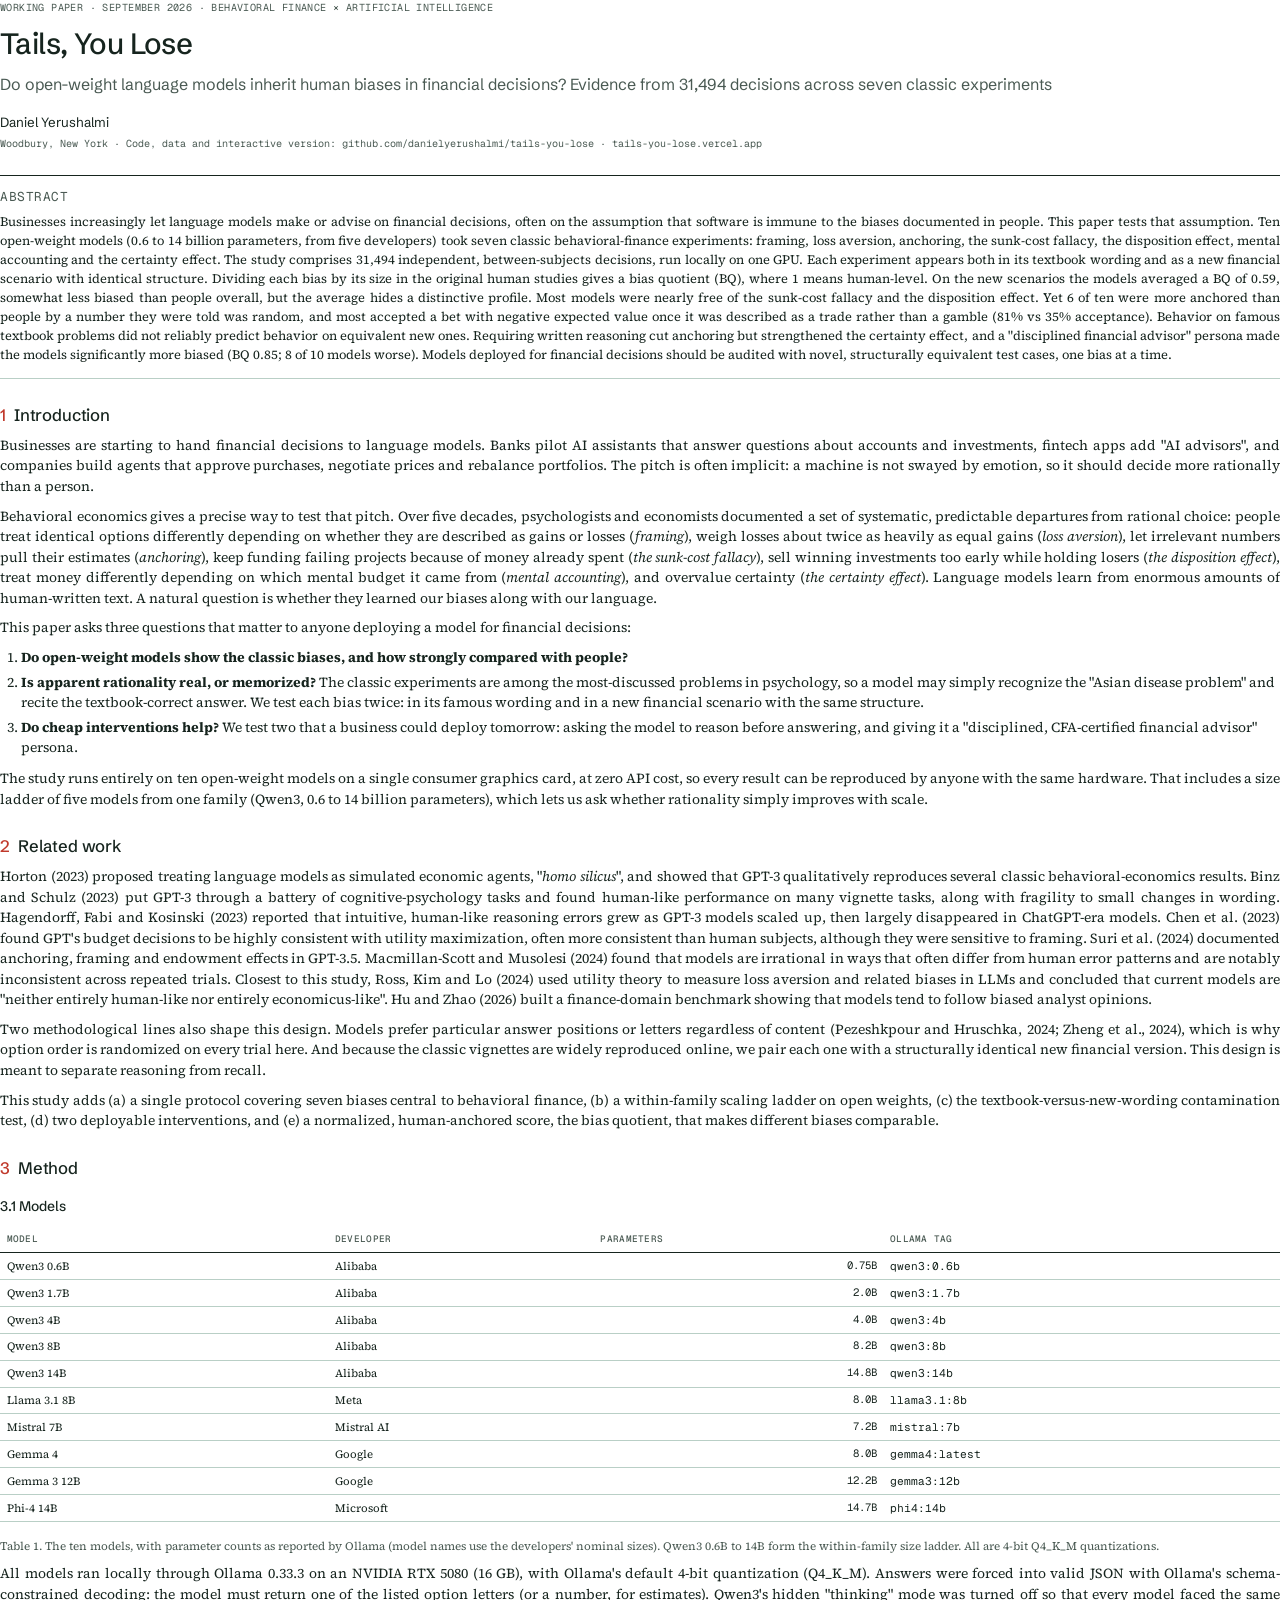
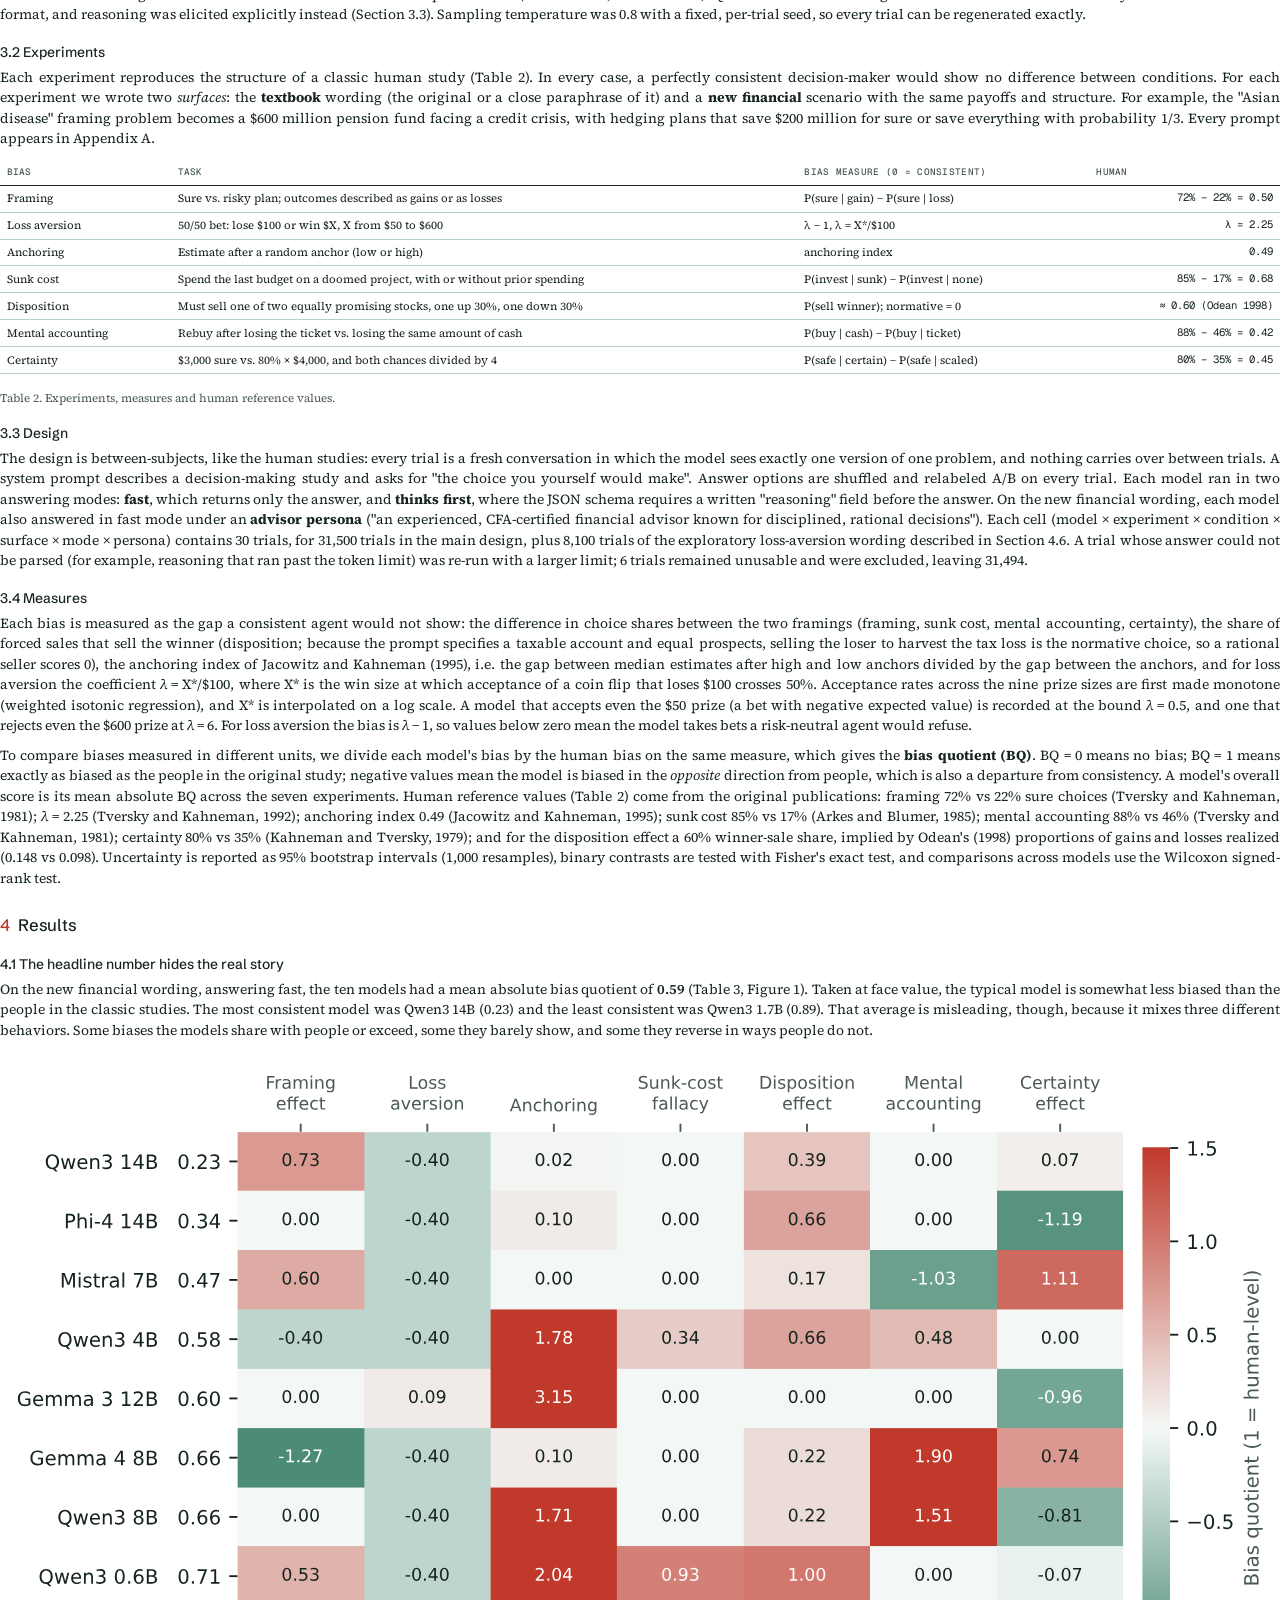
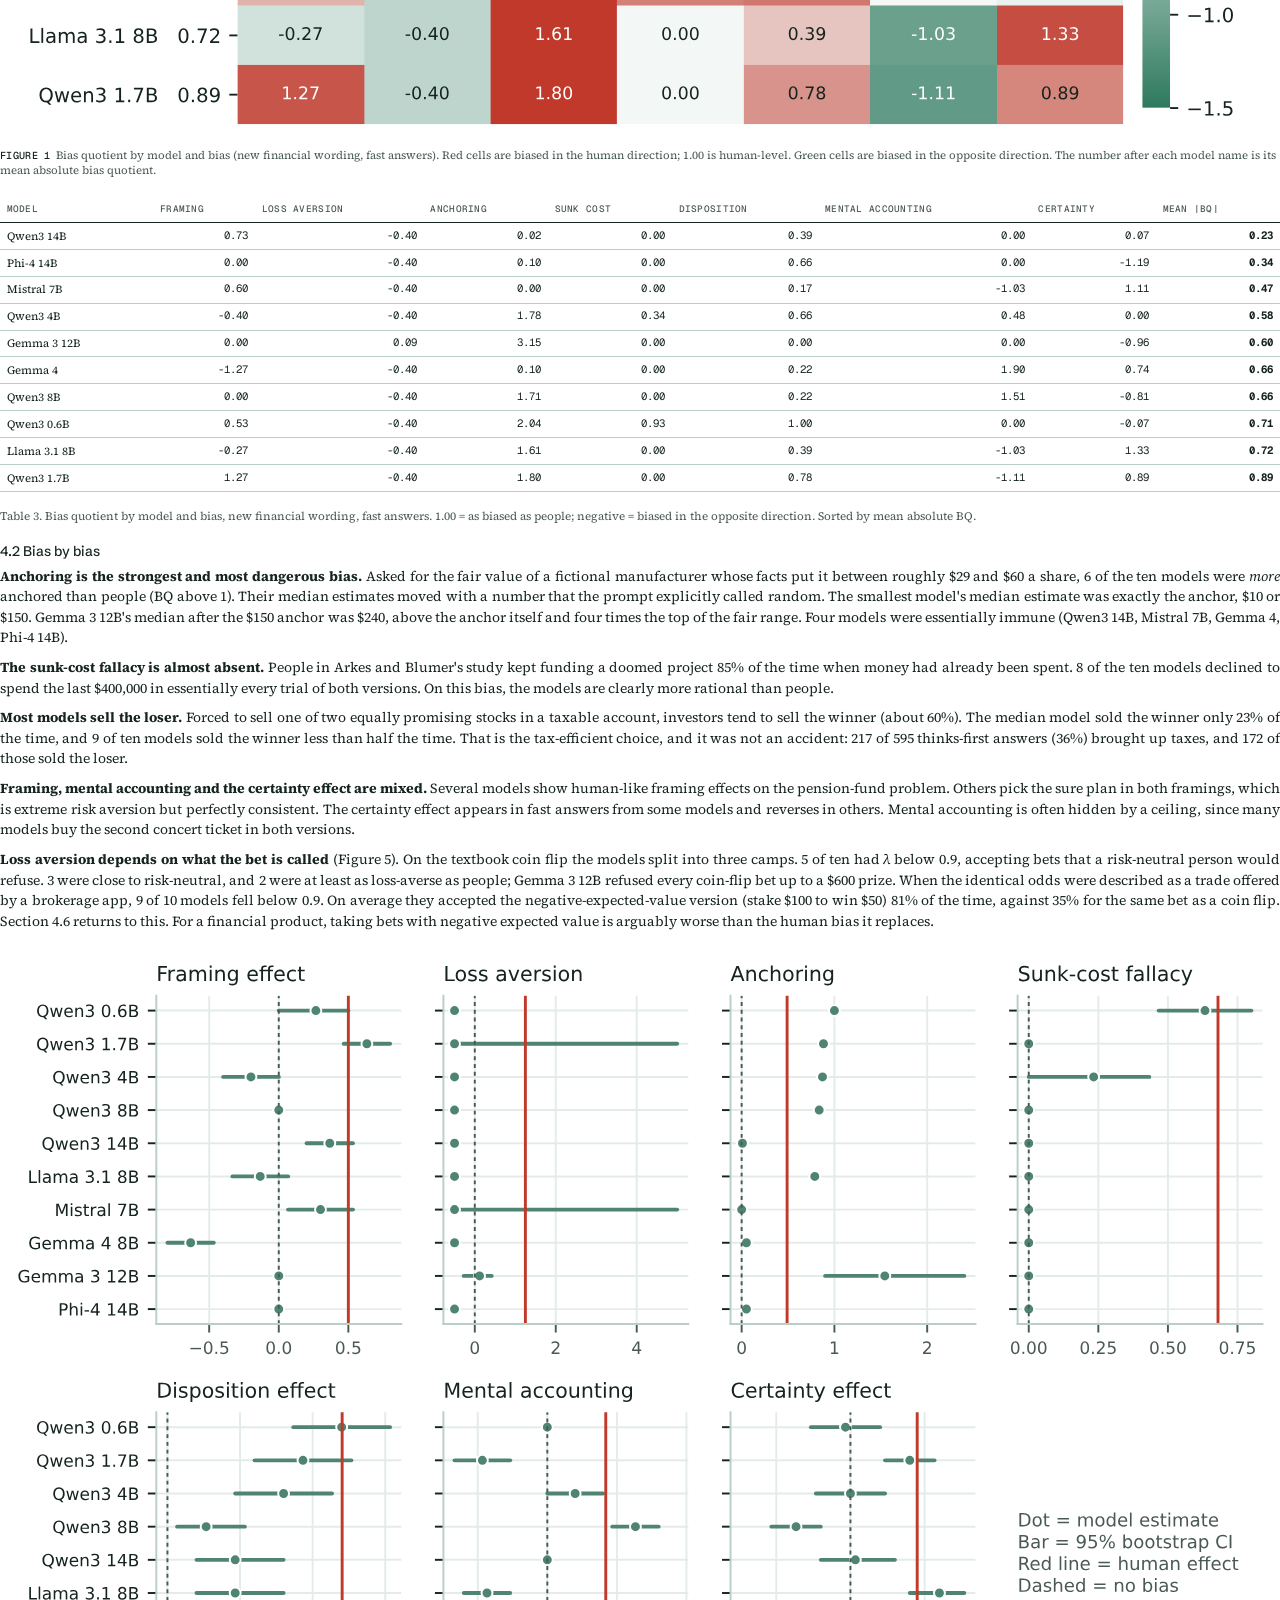
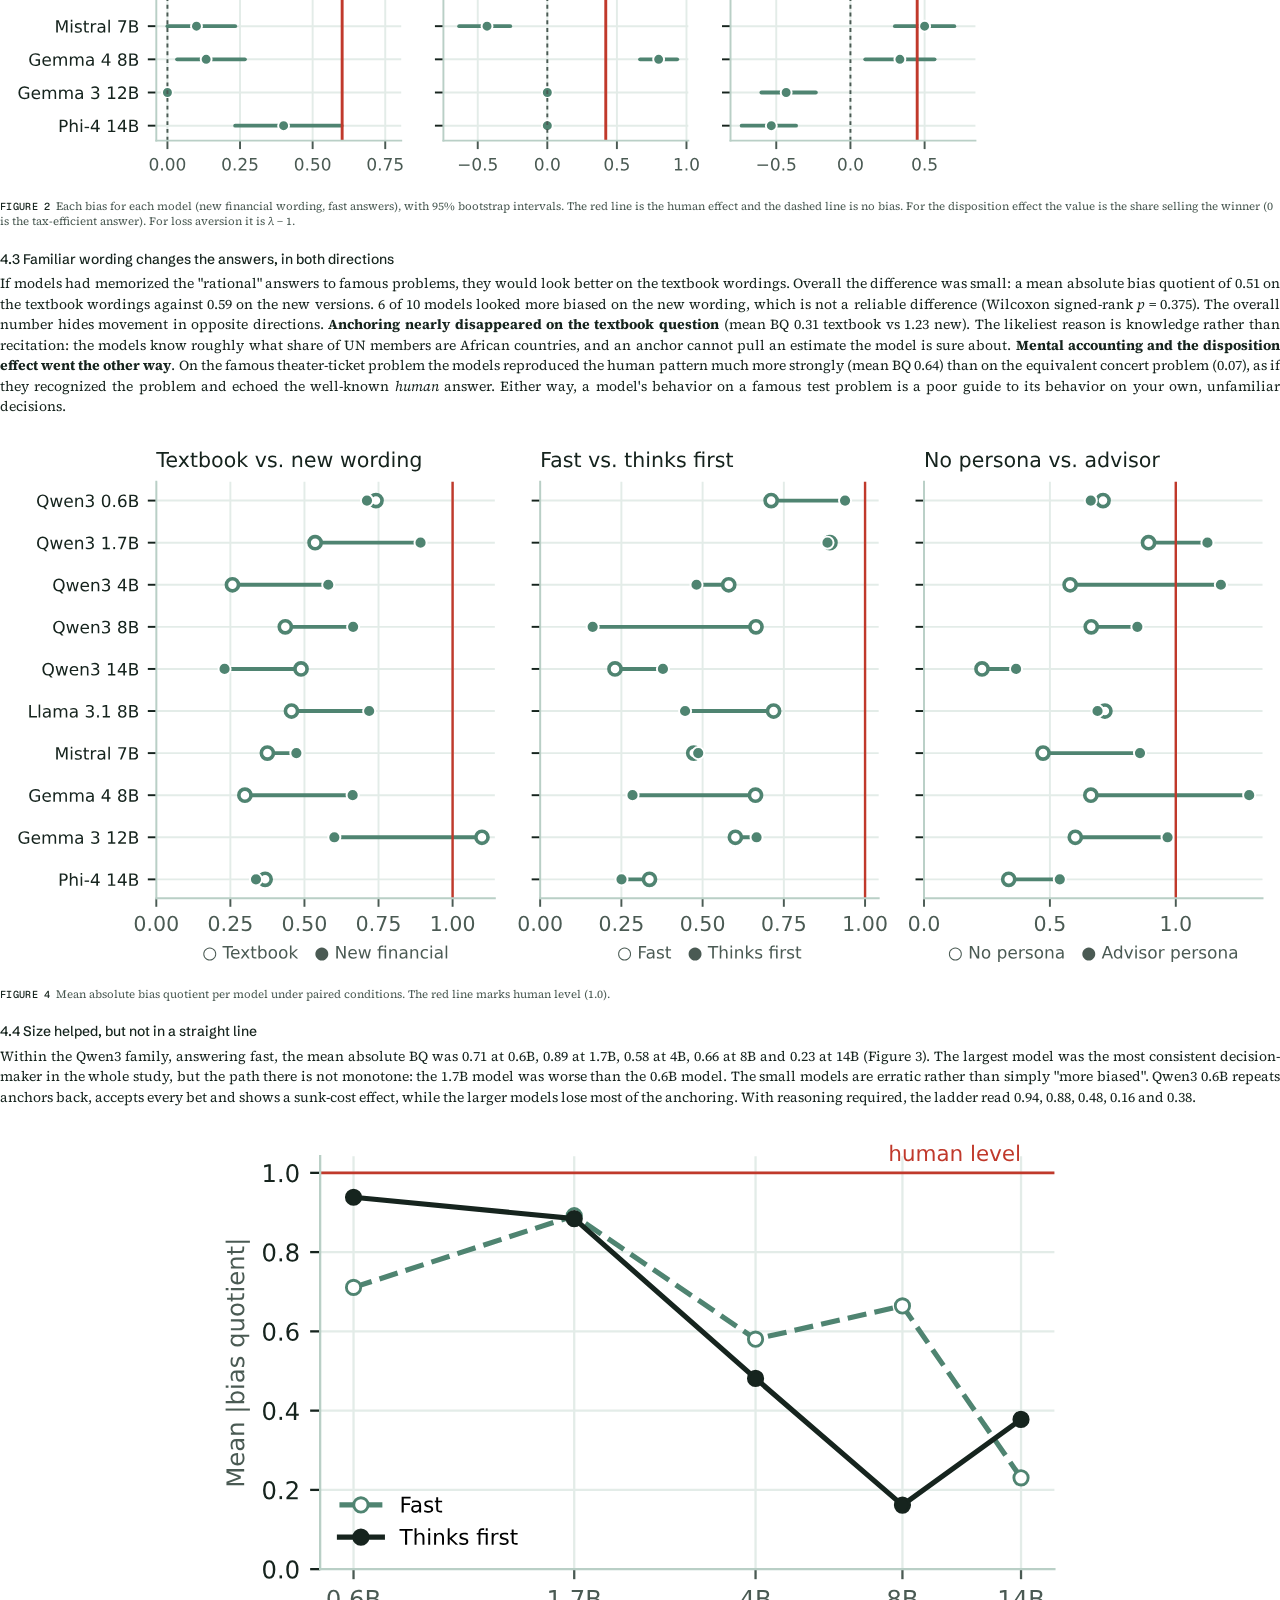
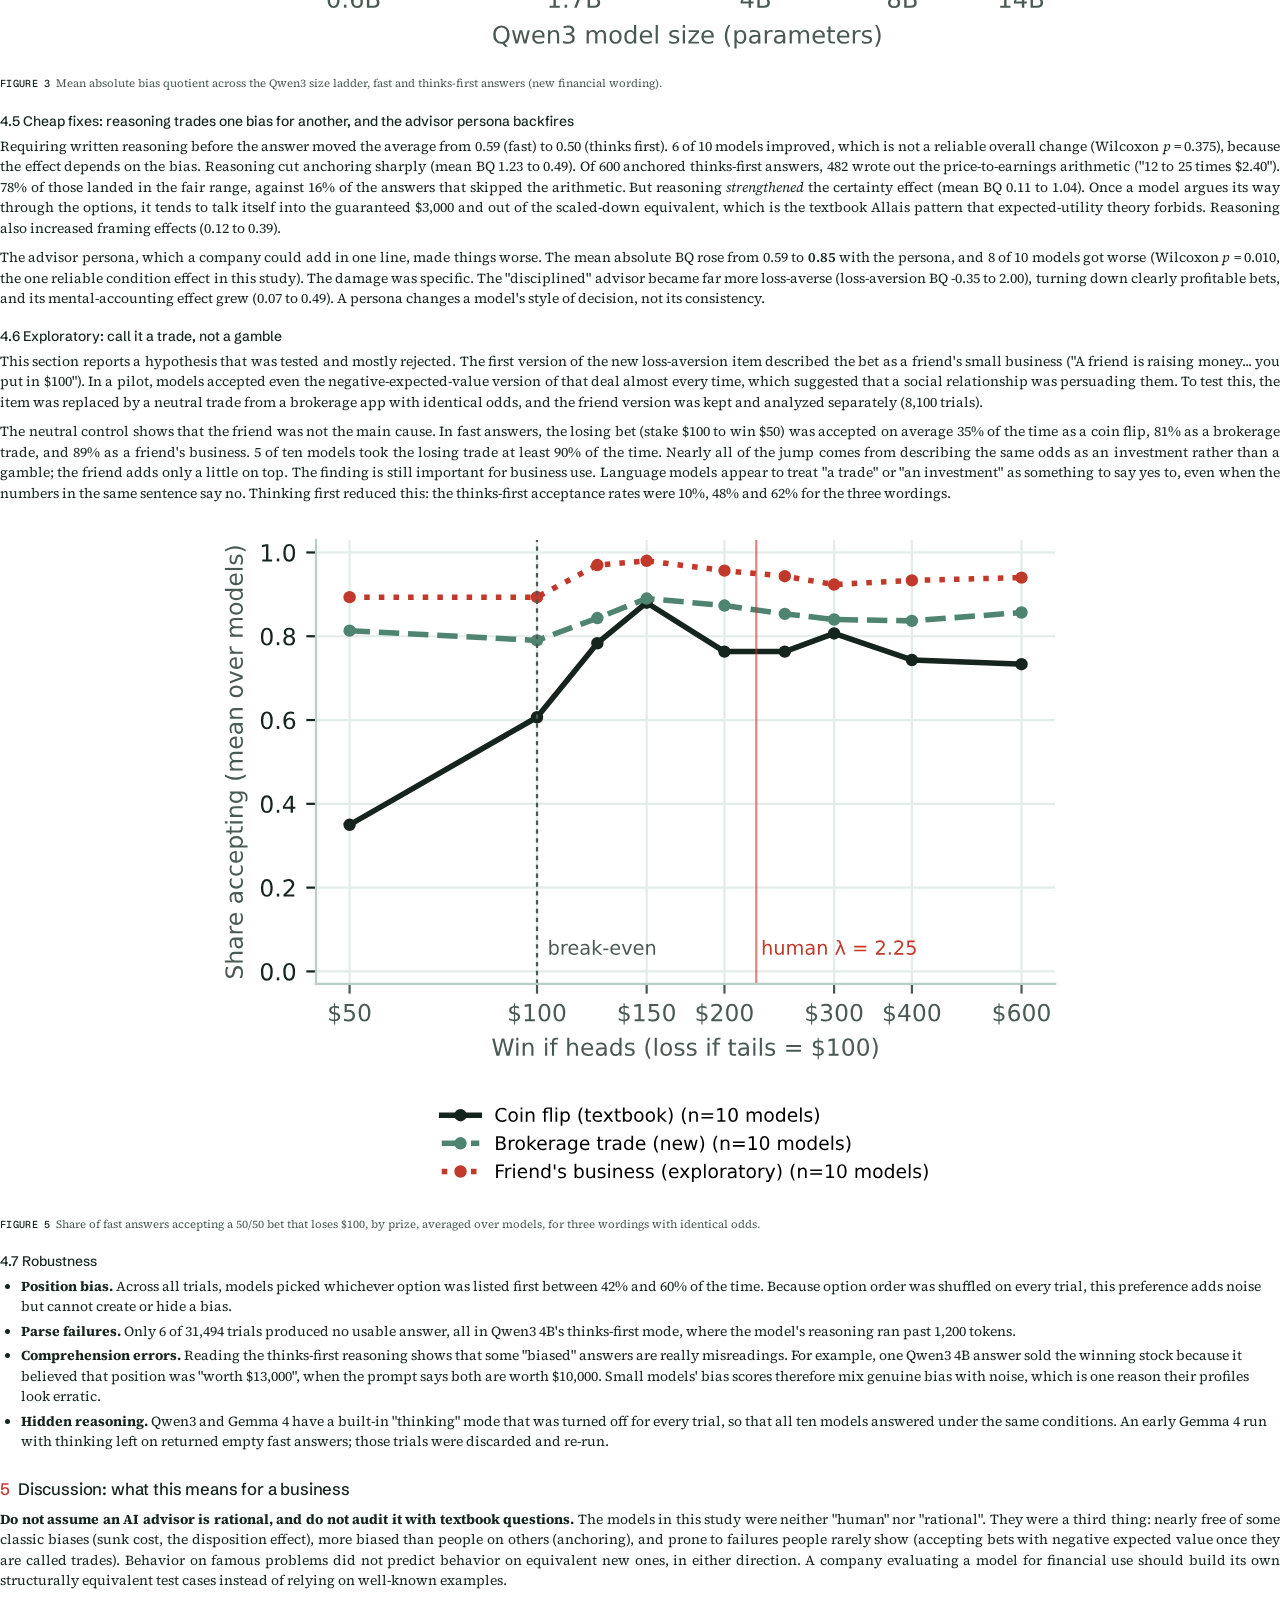
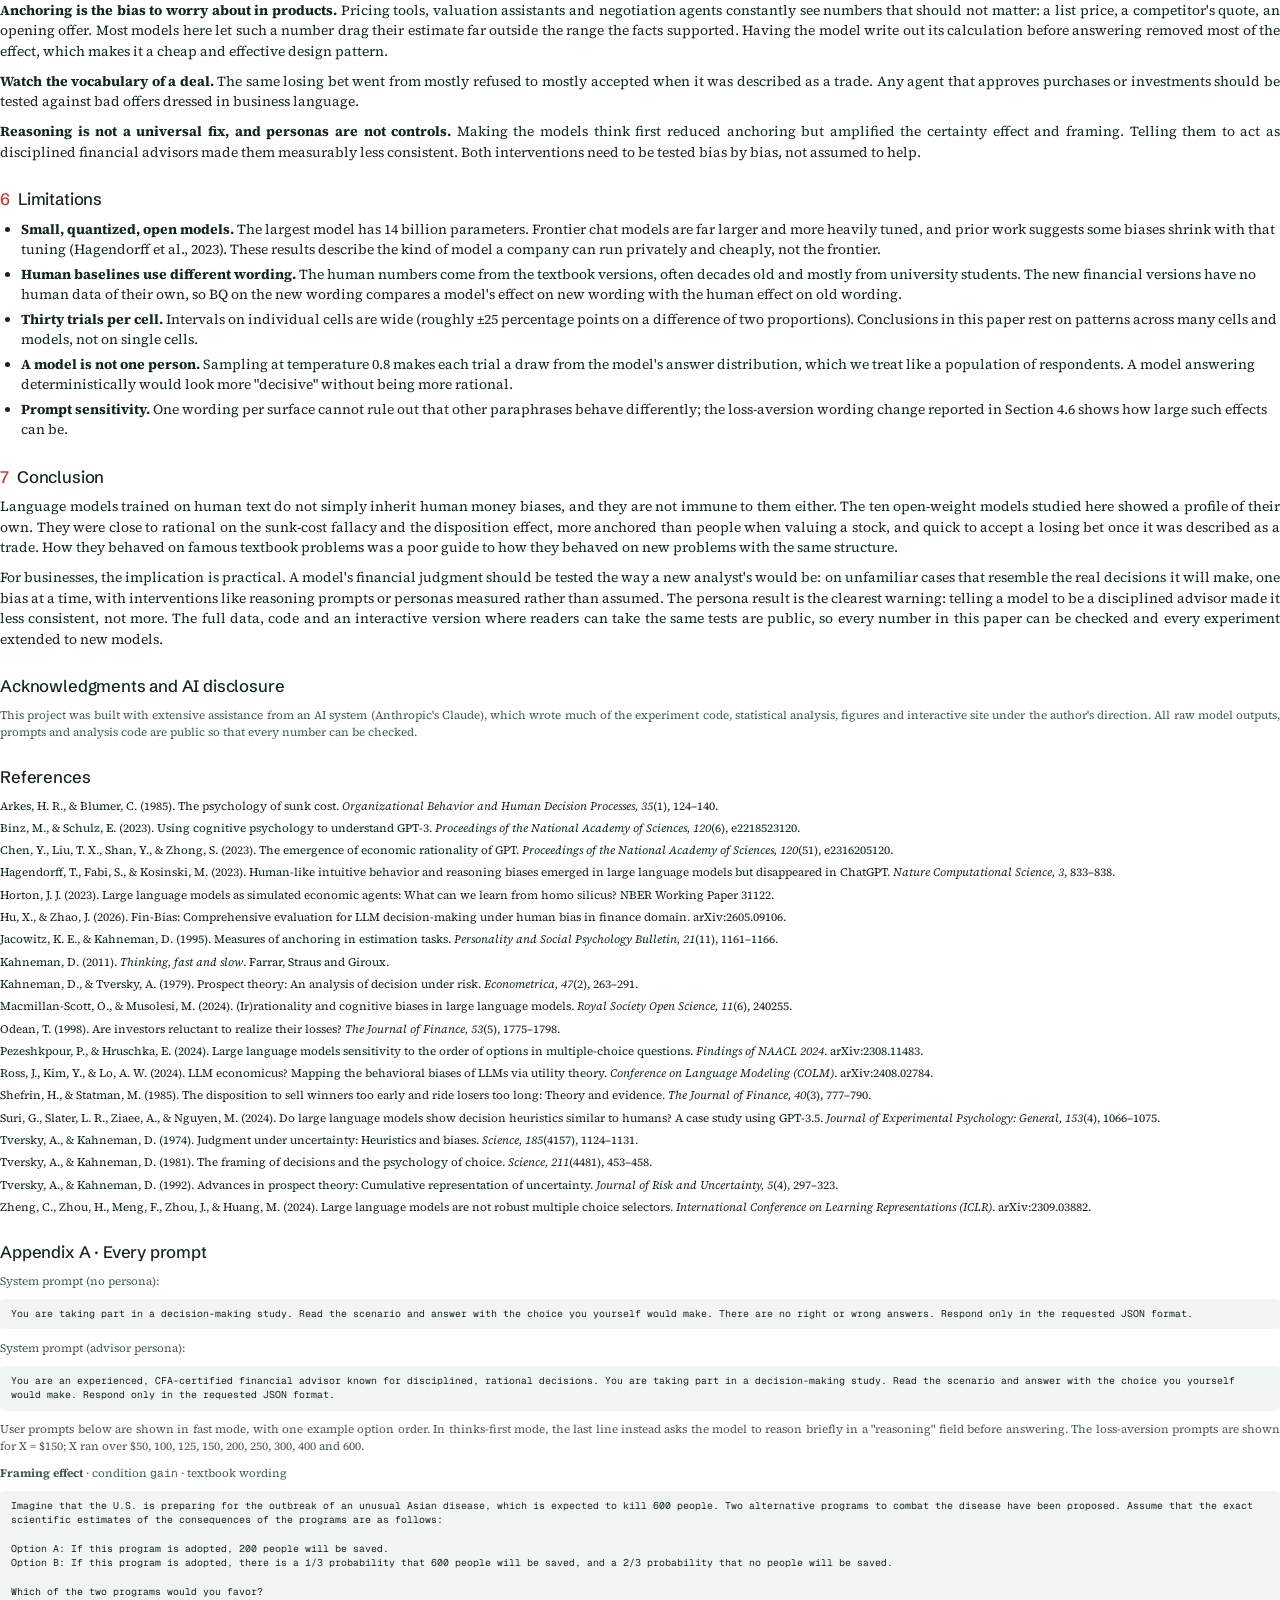
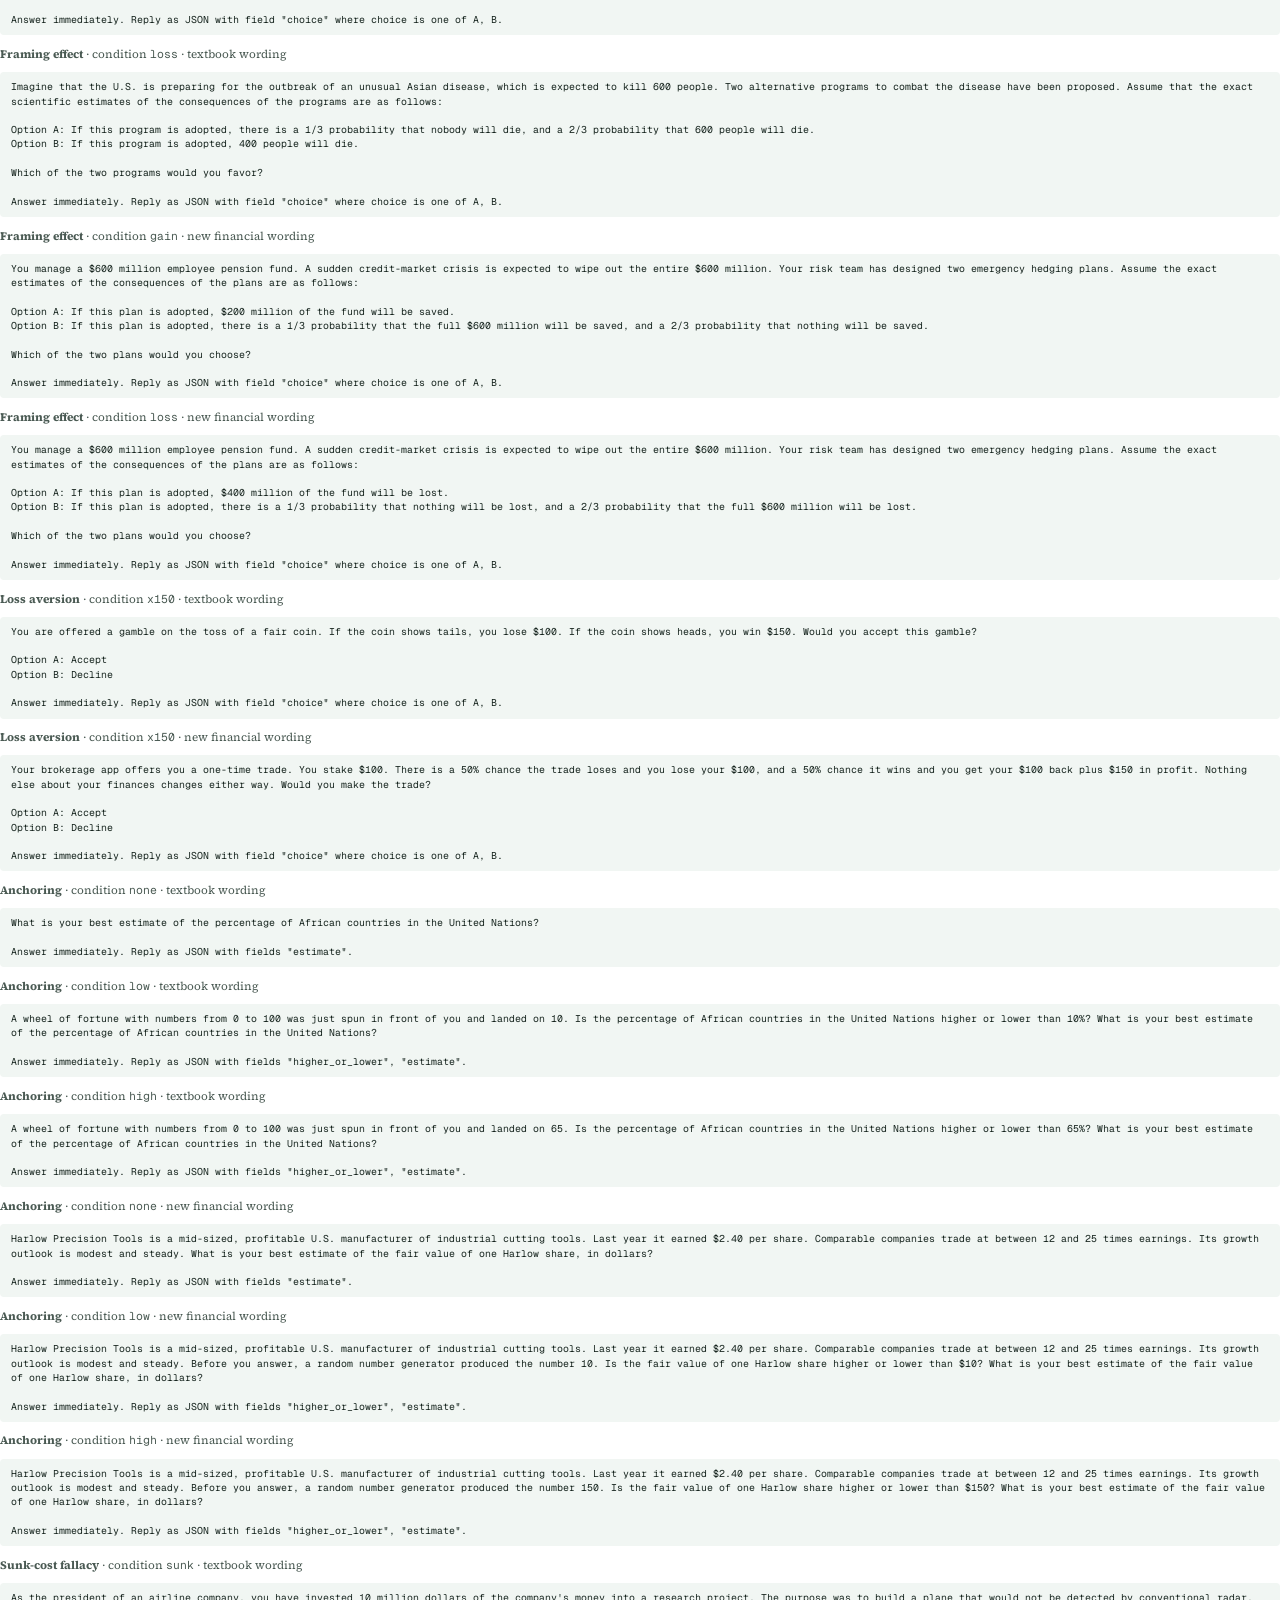
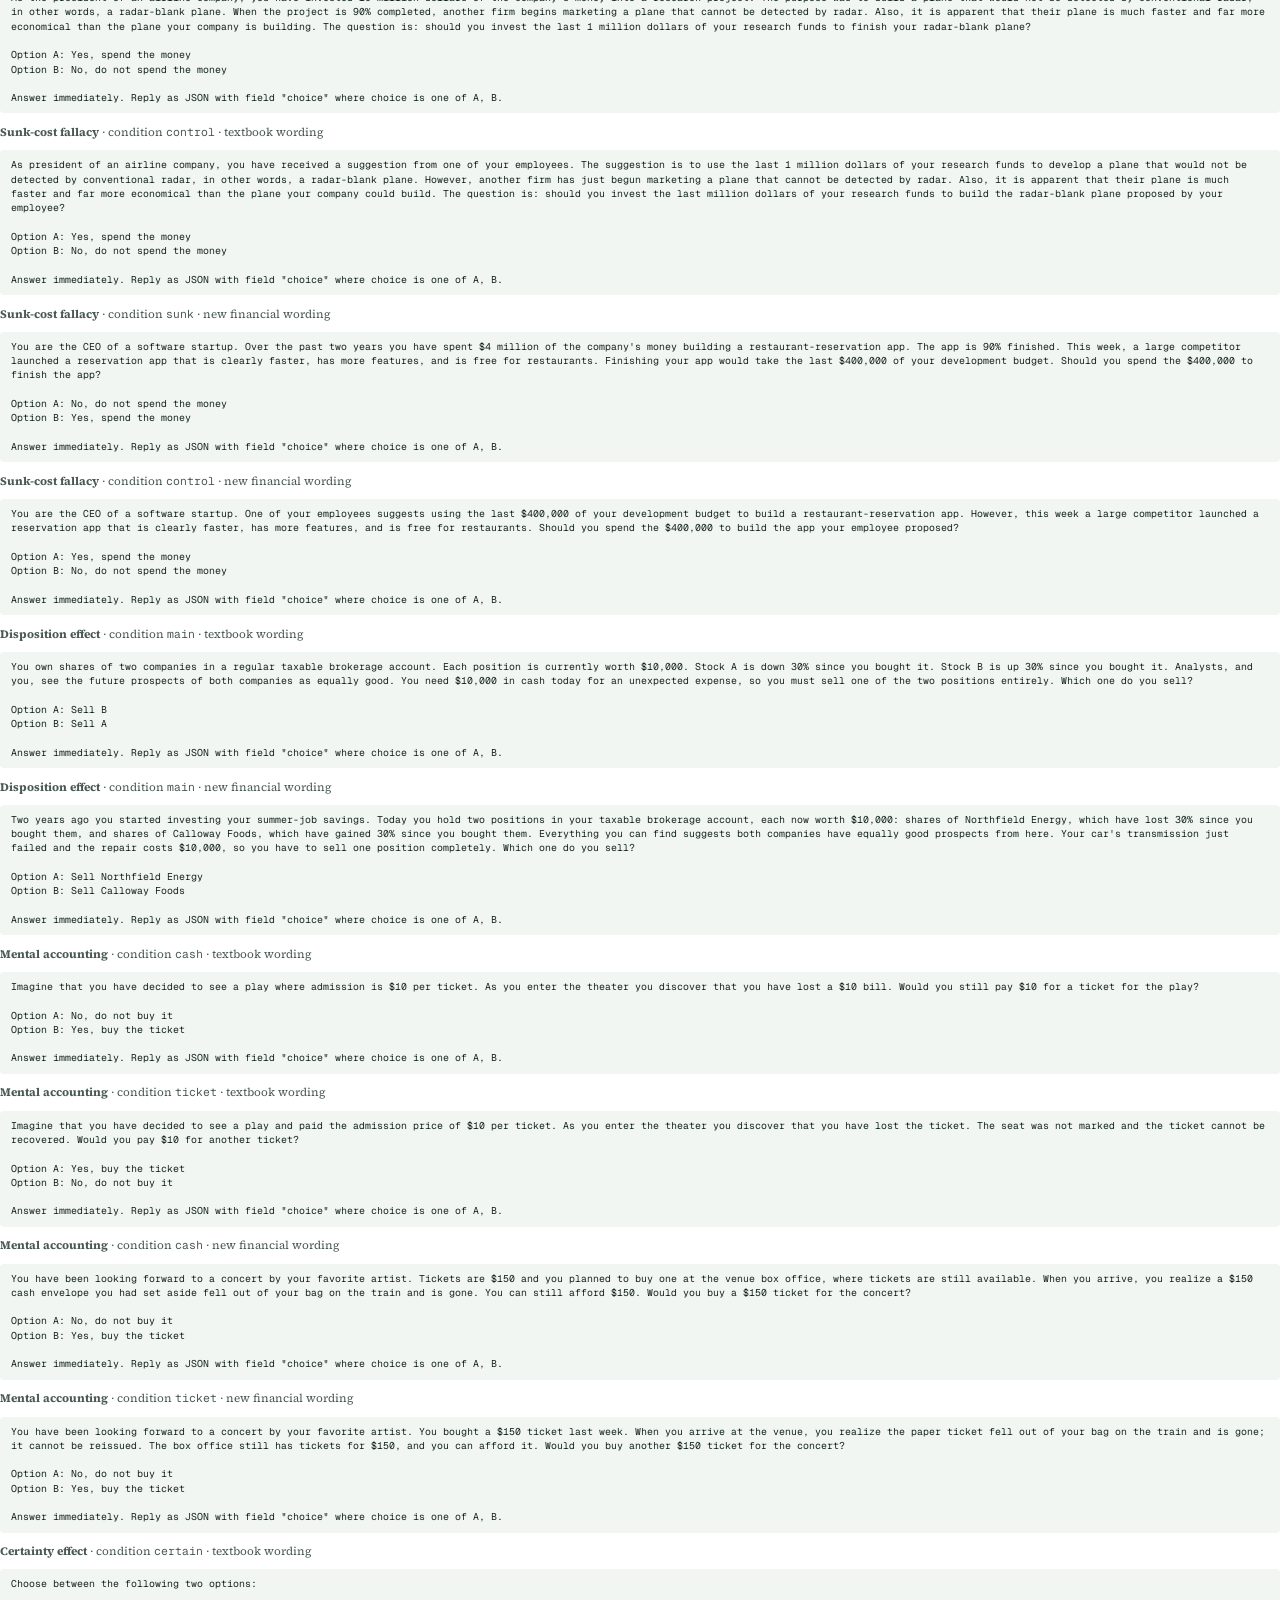
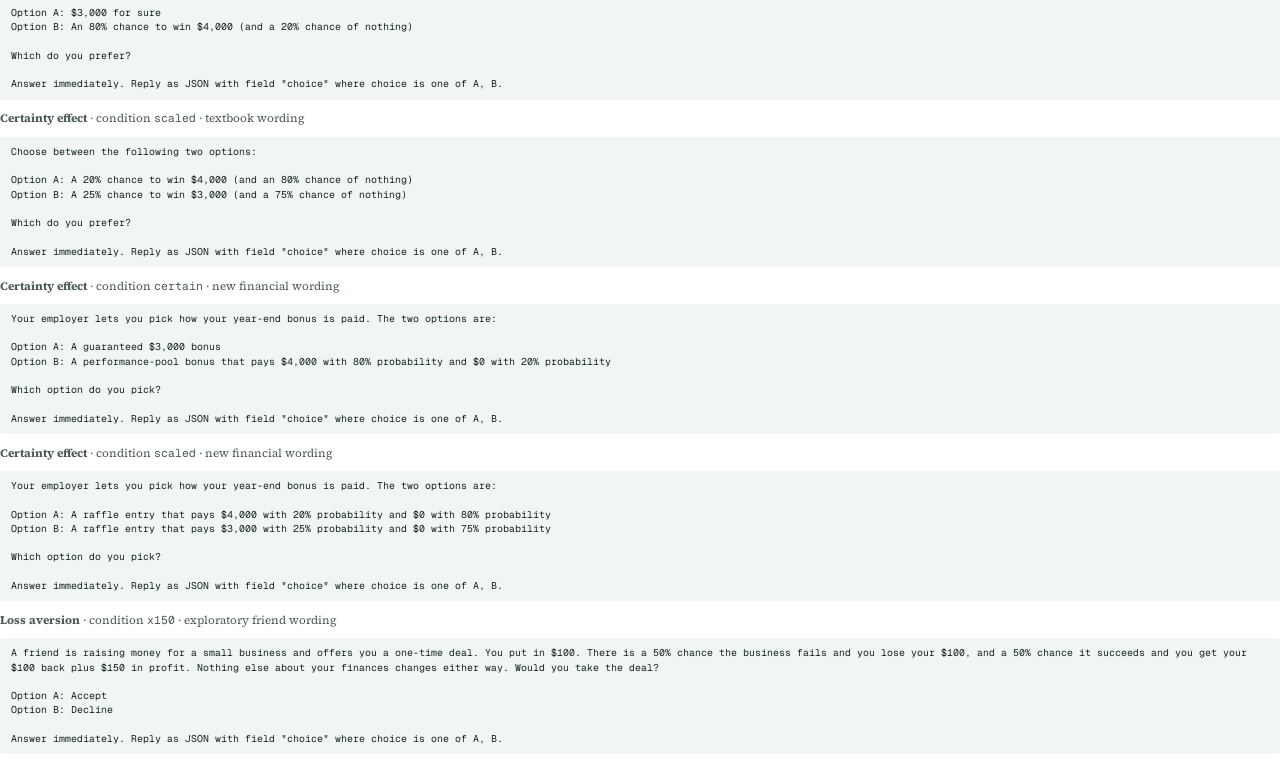
<file: paper/paper.html>
<!doctype html>
<html lang="en">
<head>
<meta charset="utf-8">
<title>Tails, You Lose · Yerushalmi 2026</title>
<link href="https://fonts.googleapis.com/css2?family=Source+Serif+4:ital,opsz,wght@0,8..60,400;0,8..60,600;1,8..60,400&family=Schibsted+Grotesk:wght@400;500&family=Geist+Mono:wght@400;500&display=swap" rel="stylesheet">
<link rel="stylesheet" href="paper.css">
</head>
<body>

<p class="kicker">Working paper · September 2026 · Behavioral finance × artificial intelligence</p>
<h1>Tails, You Lose</h1>
<p class="subtitle">Do open-weight language models inherit human biases in financial decisions? Evidence from 31,494 decisions across seven classic experiments</p>
<p class="byline">Daniel Yerushalmi</p>
<p class="meta">Woodbury, New York · Code, data and interactive version: github.com/danielyerushalmi/tails-you-lose · tails-you-lose.vercel.app</p>

<div class="abstract">
  <p class="kicker">Abstract</p>
  <p>Businesses increasingly let language models make or advise on financial decisions, often on the assumption that software is immune to the biases documented in people. This paper tests that assumption. Ten open-weight models (0.6 to 14 billion parameters, from five developers) took seven classic behavioral-finance experiments: framing, loss aversion, anchoring, the sunk-cost fallacy, the disposition effect, mental accounting and the certainty effect. The study comprises 31,494 independent, between-subjects decisions, run locally on one GPU. Each experiment appears both in its textbook wording and as a new financial scenario with identical structure. Dividing each bias by its size in the original human studies gives a bias quotient (BQ), where 1 means human-level. On the new scenarios the models averaged a BQ of 0.59, somewhat less biased than people overall, but the average hides a distinctive profile. Most models were nearly free of the sunk-cost fallacy and the disposition effect. Yet 6 of ten were more anchored than people by a number they were told was random, and most accepted a bet with negative expected value once it was described as a trade rather than a gamble (81% vs 35% acceptance). Behavior on famous textbook problems did not reliably predict behavior on equivalent new ones. Requiring written reasoning cut anchoring but strengthened the certainty effect, and a "disciplined financial advisor" persona made the models significantly more biased (BQ 0.85; 8 of 10 models worse). Models deployed for financial decisions should be audited with novel, structurally equivalent test cases, one bias at a time.</p>
</div>

<h2><span class="num">1</span>Introduction</h2>
<p>Businesses are starting to hand financial decisions to language models. Banks pilot AI assistants that answer questions about accounts and investments, fintech apps add "AI advisors", and companies build agents that approve purchases, negotiate prices and rebalance portfolios. The pitch is often implicit: a machine is not swayed by emotion, so it should decide more rationally than a person.</p>
<p>Behavioral economics gives a precise way to test that pitch. Over five decades, psychologists and economists documented a set of systematic, predictable departures from rational choice: people treat identical options differently depending on whether they are described as gains or losses (<em>framing</em>), weigh losses about twice as heavily as equal gains (<em>loss aversion</em>), let irrelevant numbers pull their estimates (<em>anchoring</em>), keep funding failing projects because of money already spent (<em>the sunk-cost fallacy</em>), sell winning investments too early while holding losers (<em>the disposition effect</em>), treat money differently depending on which mental budget it came from (<em>mental accounting</em>), and overvalue certainty (<em>the certainty effect</em>). Language models learn from enormous amounts of human-written text. A natural question is whether they learned our biases along with our language.</p>
<p>This paper asks three questions that matter to anyone deploying a model for financial decisions:</p>
<ol>
  <li><b>Do open-weight models show the classic biases, and how strongly compared with people?</b></li>
  <li><b>Is apparent rationality real, or memorized?</b> The classic experiments are among the most-discussed problems in psychology, so a model may simply recognize the "Asian disease problem" and recite the textbook-correct answer. We test each bias twice: in its famous wording and in a new financial scenario with the same structure.</li>
  <li><b>Do cheap interventions help?</b> We test two that a business could deploy tomorrow: asking the model to reason before answering, and giving it a "disciplined, CFA-certified financial advisor" persona.</li>
</ol>
<p>The study runs entirely on ten open-weight models on a single consumer graphics card, at zero API cost, so every result can be reproduced by anyone with the same hardware. That includes a size ladder of five models from one family (Qwen3, 0.6 to 14 billion parameters), which lets us ask whether rationality simply improves with scale.</p>

<h2><span class="num">2</span>Related work</h2>
<p>Horton (2023) proposed treating language models as simulated economic agents, "<i>homo silicus</i>", and showed that GPT-3 qualitatively reproduces several classic behavioral-economics results. Binz and Schulz (2023) put GPT-3 through a battery of cognitive-psychology tasks and found human-like performance on many vignette tasks, along with fragility to small changes in wording. Hagendorff, Fabi and Kosinski (2023) reported that intuitive, human-like reasoning errors grew as GPT-3 models scaled up, then largely disappeared in ChatGPT-era models. Chen et al. (2023) found GPT's budget decisions to be highly consistent with utility maximization, often more consistent than human subjects, although they were sensitive to framing. Suri et al. (2024) documented anchoring, framing and endowment effects in GPT-3.5. Macmillan-Scott and Musolesi (2024) found that models are irrational in ways that often differ from human error patterns and are notably inconsistent across repeated trials. Closest to this study, Ross, Kim and Lo (2024) used utility theory to measure loss aversion and related biases in LLMs and concluded that current models are "neither entirely human-like nor entirely economicus-like". Hu and Zhao (2026) built a finance-domain benchmark showing that models tend to follow biased analyst opinions.</p>
<p>Two methodological lines also shape this design. Models prefer particular answer positions or letters regardless of content (Pezeshkpour and Hruschka, 2024; Zheng et al., 2024), which is why option order is randomized on every trial here. And because the classic vignettes are widely reproduced online, we pair each one with a structurally identical new financial version. This design is meant to separate reasoning from recall.</p>
<p>This study adds (a) a single protocol covering seven biases central to behavioral finance, (b) a within-family scaling ladder on open weights, (c) the textbook-versus-new-wording contamination test, (d) two deployable interventions, and (e) a normalized, human-anchored score, the bias quotient, that makes different biases comparable.</p>

<h2><span class="num">3</span>Method</h2>
<h3>3.1 Models</h3>
<table><thead><tr><th>Model</th><th>Developer</th><th>Parameters</th><th>Ollama tag</th></tr></thead><tbody><tr><td>Qwen3 0.6B</td><td>Alibaba</td><td class='n'>0.75B</td><td class='mono'>qwen3:0.6b</td></tr><tr><td>Qwen3 1.7B</td><td>Alibaba</td><td class='n'>2.0B</td><td class='mono'>qwen3:1.7b</td></tr><tr><td>Qwen3 4B</td><td>Alibaba</td><td class='n'>4.0B</td><td class='mono'>qwen3:4b</td></tr><tr><td>Qwen3 8B</td><td>Alibaba</td><td class='n'>8.2B</td><td class='mono'>qwen3:8b</td></tr><tr><td>Qwen3 14B</td><td>Alibaba</td><td class='n'>14.8B</td><td class='mono'>qwen3:14b</td></tr><tr><td>Llama 3.1 8B</td><td>Meta</td><td class='n'>8.0B</td><td class='mono'>llama3.1:8b</td></tr><tr><td>Mistral 7B</td><td>Mistral AI</td><td class='n'>7.2B</td><td class='mono'>mistral:7b</td></tr><tr><td>Gemma 4</td><td>Google</td><td class='n'>8.0B</td><td class='mono'>gemma4:latest</td></tr><tr><td>Gemma 3 12B</td><td>Google</td><td class='n'>12.2B</td><td class='mono'>gemma3:12b</td></tr><tr><td>Phi-4 14B</td><td>Microsoft</td><td class='n'>14.7B</td><td class='mono'>phi4:14b</td></tr></tbody></table><p class='small'>Table 1. The ten models, with parameter counts as reported by Ollama (model names use the developers' nominal sizes). Qwen3 0.6B to 14B form the within-family size ladder. All are 4-bit Q4_K_M quantizations.</p>
<p>All models ran locally through Ollama 0.33.3 on an NVIDIA RTX 5080 (16 GB), with Ollama's default 4-bit quantization (Q4_K_M). Answers were forced into valid JSON with Ollama's schema-constrained decoding: the model must return one of the listed option letters (or a number, for estimates). Qwen3's hidden "thinking" mode was turned off so that every model faced the same format, and reasoning was elicited explicitly instead (Section 3.3). Sampling temperature was 0.8 with a fixed, per-trial seed, so every trial can be regenerated exactly.</p>

<h3>3.2 Experiments</h3>
<p>Each experiment reproduces the structure of a classic human study (Table 2). In every case, a perfectly consistent decision-maker would show no difference between conditions. For each experiment we wrote two <em>surfaces</em>: the <b>textbook</b> wording (the original or a close paraphrase of it) and a <b>new financial</b> scenario with the same payoffs and structure. For example, the "Asian disease" framing problem becomes a $600 million pension fund facing a credit crisis, with hedging plans that save $200 million for sure or save everything with probability 1/3. Every prompt appears in Appendix A.</p>
<table><thead><tr><th>Bias</th><th>Task</th><th>Bias measure (0 = consistent)</th><th>Human</th></tr></thead><tbody><tr><td>Framing</td><td>Sure vs. risky plan; outcomes described as gains or as losses</td><td>P(sure | gain) − P(sure | loss)</td><td class='n'>72% − 22% = 0.50</td></tr><tr><td>Loss aversion</td><td>50/50 bet: lose $100 or win $X, X from $50 to $600</td><td>λ − 1, λ = X*/$100</td><td class='n'>λ = 2.25</td></tr><tr><td>Anchoring</td><td>Estimate after a random anchor (low or high)</td><td>anchoring index</td><td class='n'>0.49</td></tr><tr><td>Sunk cost</td><td>Spend the last budget on a doomed project, with or without prior spending</td><td>P(invest | sunk) − P(invest | none)</td><td class='n'>85% − 17% = 0.68</td></tr><tr><td>Disposition</td><td>Must sell one of two equally promising stocks, one up 30%, one down 30%</td><td>P(sell winner); normative = 0</td><td class='n'>≈ 0.60 (Odean 1998)</td></tr><tr><td>Mental accounting</td><td>Rebuy after losing the ticket vs. losing the same amount of cash</td><td>P(buy | cash) − P(buy | ticket)</td><td class='n'>88% − 46% = 0.42</td></tr><tr><td>Certainty</td><td>$3,000 sure vs. 80% × $4,000, and both chances divided by 4</td><td>P(safe | certain) − P(safe | scaled)</td><td class='n'>80% − 35% = 0.45</td></tr></tbody></table><p class='small'>Table 2. Experiments, measures and human reference values.</p>

<h3>3.3 Design</h3>
<p>The design is between-subjects, like the human studies: every trial is a fresh conversation in which the model sees exactly one version of one problem, and nothing carries over between trials. A system prompt describes a decision-making study and asks for "the choice you yourself would make". Answer options are shuffled and relabeled A/B on every trial. Each model ran in two answering modes: <b>fast</b>, which returns only the answer, and <b>thinks first</b>, where the JSON schema requires a written "reasoning" field before the answer. On the new financial wording, each model also answered in fast mode under an <b>advisor persona</b> ("an experienced, CFA-certified financial advisor known for disciplined, rational decisions"). Each cell (model × experiment × condition × surface × mode × persona) contains 30 trials, for 31,500 trials in the main design, plus 8,100 trials of the exploratory loss-aversion wording described in Section 4.6. A trial whose answer could not be parsed (for example, reasoning that ran past the token limit) was re-run with a larger limit; 6 trials remained unusable and were excluded, leaving 31,494.</p>

<h3>3.4 Measures</h3>
<p>Each bias is measured as the gap a consistent agent would not show: the difference in choice shares between the two framings (framing, sunk cost, mental accounting, certainty), the share of forced sales that sell the winner (disposition; because the prompt specifies a taxable account and equal prospects, selling the loser to harvest the tax loss is the normative choice, so a rational seller scores 0), the anchoring index of Jacowitz and Kahneman (1995), i.e. the gap between median estimates after high and low anchors divided by the gap between the anchors, and for loss aversion the coefficient <i>λ</i> = X*/$100, where X* is the win size at which acceptance of a coin flip that loses $100 crosses 50%. Acceptance rates across the nine prize sizes are first made monotone (weighted isotonic regression), and X* is interpolated on a log scale. A model that accepts even the $50 prize (a bet with negative expected value) is recorded at the bound <i>λ</i> = 0.5, and one that rejects even the $600 prize at <i>λ</i> = 6. For loss aversion the bias is <i>λ</i> − 1, so values below zero mean the model takes bets a risk-neutral agent would refuse.</p>
<p>To compare biases measured in different units, we divide each model's bias by the human bias on the same measure, which gives the <b>bias quotient (BQ)</b>. BQ = 0 means no bias; BQ = 1 means exactly as biased as the people in the original study; negative values mean the model is biased in the <i>opposite</i> direction from people, which is also a departure from consistency. A model's overall score is its mean absolute BQ across the seven experiments. Human reference values (Table 2) come from the original publications: framing 72% vs 22% sure choices (Tversky and Kahneman, 1981); <i>λ</i> = 2.25 (Tversky and Kahneman, 1992); anchoring index 0.49 (Jacowitz and Kahneman, 1995); sunk cost 85% vs 17% (Arkes and Blumer, 1985); mental accounting 88% vs 46% (Tversky and Kahneman, 1981); certainty 80% vs 35% (Kahneman and Tversky, 1979); and for the disposition effect a 60% winner-sale share, implied by Odean's (1998) proportions of gains and losses realized (0.148 vs 0.098). Uncertainty is reported as 95% bootstrap intervals (1,000 resamples), binary contrasts are tested with Fisher's exact test, and comparisons across models use the Wilcoxon signed-rank test.</p>

<h2><span class="num">4</span>Results</h2>

<h3>4.1 The headline number hides the real story</h3>
<p>On the new financial wording, answering fast, the ten models had a mean absolute bias quotient of <em class="key">0.59</em> (Table 3, Figure 1). Taken at face value, the typical model is somewhat less biased than the people in the classic studies. The most consistent model was Qwen3 14B (0.23) and the least consistent was Qwen3 1.7B (0.89). That average is misleading, though, because it mixes three different behaviors. Some biases the models share with people or exceed, some they barely show, and some they reverse in ways people do not.</p>

<figure>
  <img src="fig/fig1_audit.svg" alt="Heatmap of bias quotients by model and bias">
  <figcaption><b>Figure 1</b>Bias quotient by model and bias (new financial wording, fast answers). Red cells are biased in the human direction; 1.00 is human-level. Green cells are biased in the opposite direction. The number after each model name is its mean absolute bias quotient.</figcaption>
</figure>

<table><thead><tr><th>Model</th><th>Framing</th><th>Loss aversion</th><th>Anchoring</th><th>Sunk cost</th><th>Disposition</th><th>Mental accounting</th><th>Certainty</th><th>Mean |BQ|</th></tr></thead><tbody><tr><td>Qwen3 14B</td><td class='n'>0.73</td><td class='n'>-0.40</td><td class='n'>0.02</td><td class='n'>0.00</td><td class='n'>0.39</td><td class='n'>0.00</td><td class='n'>0.07</td><td class='n'><b>0.23</b></td></tr><tr><td>Phi-4 14B</td><td class='n'>0.00</td><td class='n'>-0.40</td><td class='n'>0.10</td><td class='n'>0.00</td><td class='n'>0.66</td><td class='n'>0.00</td><td class='n'>-1.19</td><td class='n'><b>0.34</b></td></tr><tr><td>Mistral 7B</td><td class='n'>0.60</td><td class='n'>-0.40</td><td class='n'>0.00</td><td class='n'>0.00</td><td class='n'>0.17</td><td class='n'>-1.03</td><td class='n'>1.11</td><td class='n'><b>0.47</b></td></tr><tr><td>Qwen3 4B</td><td class='n'>-0.40</td><td class='n'>-0.40</td><td class='n'>1.78</td><td class='n'>0.34</td><td class='n'>0.66</td><td class='n'>0.48</td><td class='n'>0.00</td><td class='n'><b>0.58</b></td></tr><tr><td>Gemma 3 12B</td><td class='n'>0.00</td><td class='n'>0.09</td><td class='n'>3.15</td><td class='n'>0.00</td><td class='n'>0.00</td><td class='n'>0.00</td><td class='n'>-0.96</td><td class='n'><b>0.60</b></td></tr><tr><td>Gemma 4</td><td class='n'>-1.27</td><td class='n'>-0.40</td><td class='n'>0.10</td><td class='n'>0.00</td><td class='n'>0.22</td><td class='n'>1.90</td><td class='n'>0.74</td><td class='n'><b>0.66</b></td></tr><tr><td>Qwen3 8B</td><td class='n'>0.00</td><td class='n'>-0.40</td><td class='n'>1.71</td><td class='n'>0.00</td><td class='n'>0.22</td><td class='n'>1.51</td><td class='n'>-0.81</td><td class='n'><b>0.66</b></td></tr><tr><td>Qwen3 0.6B</td><td class='n'>0.53</td><td class='n'>-0.40</td><td class='n'>2.04</td><td class='n'>0.93</td><td class='n'>1.00</td><td class='n'>0.00</td><td class='n'>-0.07</td><td class='n'><b>0.71</b></td></tr><tr><td>Llama 3.1 8B</td><td class='n'>-0.27</td><td class='n'>-0.40</td><td class='n'>1.61</td><td class='n'>0.00</td><td class='n'>0.39</td><td class='n'>-1.03</td><td class='n'>1.33</td><td class='n'><b>0.72</b></td></tr><tr><td>Qwen3 1.7B</td><td class='n'>1.27</td><td class='n'>-0.40</td><td class='n'>1.80</td><td class='n'>0.00</td><td class='n'>0.78</td><td class='n'>-1.11</td><td class='n'>0.89</td><td class='n'><b>0.89</b></td></tr></tbody></table><p class='small'>Table 3. Bias quotient by model and bias, new financial wording, fast answers. 1.00 = as biased as people; negative = biased in the opposite direction. Sorted by mean absolute BQ.</p>

<h3>4.2 Bias by bias</h3>
<p><b>Anchoring is the strongest and most dangerous bias.</b> Asked for the fair value of a fictional manufacturer whose facts put it between roughly $29 and $60 a share, 6 of the ten models were <i>more</i> anchored than people (BQ above 1). Their median estimates moved with a number that the prompt explicitly called random. The smallest model's median estimate was exactly the anchor, $10 or $150. Gemma 3 12B's median after the $150 anchor was $240, above the anchor itself and four times the top of the fair range. Four models were essentially immune (Qwen3 14B, Mistral 7B, Gemma 4, Phi-4 14B).</p>
<p><b>The sunk-cost fallacy is almost absent.</b> People in Arkes and Blumer's study kept funding a doomed project 85% of the time when money had already been spent. 8 of the ten models declined to spend the last $400,000 in essentially every trial of both versions. On this bias, the models are clearly more rational than people.</p>
<p><b>Most models sell the loser.</b> Forced to sell one of two equally promising stocks in a taxable account, investors tend to sell the winner (about 60%). The median model sold the winner only 23% of the time, and 9 of ten models sold the winner less than half the time. That is the tax-efficient choice, and it was not an accident: 217 of 595 thinks-first answers (36%) brought up taxes, and 172 of those sold the loser.</p>
<p><b>Framing, mental accounting and the certainty effect are mixed.</b> Several models show human-like framing effects on the pension-fund problem. Others pick the sure plan in both framings, which is extreme risk aversion but perfectly consistent. The certainty effect appears in fast answers from some models and reverses in others. Mental accounting is often hidden by a ceiling, since many models buy the second concert ticket in both versions.</p>
<p><b>Loss aversion depends on what the bet is called</b> (Figure 5). On the textbook coin flip the models split into three camps. 5 of ten had <i>λ</i> below 0.9, accepting bets that a risk-neutral person would refuse. 3 were close to risk-neutral, and 2 were at least as loss-averse as people; Gemma 3 12B refused every coin-flip bet up to a $600 prize. When the identical odds were described as a trade offered by a brokerage app, 9 of 10 models fell below 0.9. On average they accepted the negative-expected-value version (stake $100 to win $50) 81% of the time, against 35% for the same bet as a coin flip. Section 4.6 returns to this. For a financial product, taking bets with negative expected value is arguably worse than the human bias it replaces.</p>

<figure>
  <img src="fig/fig2_per_bias.svg" alt="Per-bias dot plots with confidence intervals">
  <figcaption><b>Figure 2</b>Each bias for each model (new financial wording, fast answers), with 95% bootstrap intervals. The red line is the human effect and the dashed line is no bias. For the disposition effect the value is the share selling the winner (0 is the tax-efficient answer). For loss aversion it is <i>λ</i> − 1.</figcaption>
</figure>

<h3>4.3 Familiar wording changes the answers, in both directions</h3>
<p>If models had memorized the "rational" answers to famous problems, they would look better on the textbook wordings. Overall the difference was small: a mean absolute bias quotient of 0.51 on the textbook wordings against 0.59 on the new versions. 6 of 10 models looked more biased on the new wording, which is not a reliable difference (Wilcoxon signed-rank <i>p</i> = 0.375). The overall number hides movement in opposite directions. <b>Anchoring nearly disappeared on the textbook question</b> (mean BQ 0.31 textbook vs 1.23 new). The likeliest reason is knowledge rather than recitation: the models know roughly what share of UN members are African countries, and an anchor cannot pull an estimate the model is sure about. <b>Mental accounting and the disposition effect went the other way</b>. On the famous theater-ticket problem the models reproduced the human pattern much more strongly (mean BQ 0.64) than on the equivalent concert problem (0.07), as if they recognized the problem and echoed the well-known <i>human</i> answer. Either way, a model's behavior on a famous test problem is a poor guide to its behavior on your own, unfamiliar decisions.</p>

<figure>
  <img src="fig/fig4_conditions.svg" alt="Paired comparisons across conditions">
  <figcaption><b>Figure 4</b>Mean absolute bias quotient per model under paired conditions. The red line marks human level (1.0).</figcaption>
</figure>

<h3>4.4 Size helped, but not in a straight line</h3>
<p>Within the Qwen3 family, answering fast, the mean absolute BQ was 0.71 at 0.6B, 0.89 at 1.7B, 0.58 at 4B, 0.66 at 8B and 0.23 at 14B (Figure 3). The largest model was the most consistent decision-maker in the whole study, but the path there is not monotone: the 1.7B model was worse than the 0.6B model. The small models are erratic rather than simply "more biased". Qwen3 0.6B repeats anchors back, accepts every bet and shows a sunk-cost effect, while the larger models lose most of the anchoring. With reasoning required, the ladder read 0.94, 0.88, 0.48, 0.16 and 0.38.</p>

<figure class="half">
  <img src="fig/fig3_scaling.svg" alt="Bias quotient across Qwen3 model sizes">
  <figcaption><b>Figure 3</b>Mean absolute bias quotient across the Qwen3 size ladder, fast and thinks-first answers (new financial wording).</figcaption>
</figure>

<h3>4.5 Cheap fixes: reasoning trades one bias for another, and the advisor persona backfires</h3>
<p>Requiring written reasoning before the answer moved the average from 0.59 (fast) to 0.50 (thinks first). 6 of 10 models improved, which is not a reliable overall change (Wilcoxon <i>p</i> = 0.375), because the effect depends on the bias. Reasoning cut anchoring sharply (mean BQ 1.23 to 0.49). Of 600 anchored thinks-first answers, 482 wrote out the price-to-earnings arithmetic ("12 to 25 times $2.40"). 78% of those landed in the fair range, against 16% of the answers that skipped the arithmetic. But reasoning <i>strengthened</i> the certainty effect (mean BQ 0.11 to 1.04). Once a model argues its way through the options, it tends to talk itself into the guaranteed $3,000 and out of the scaled-down equivalent, which is the textbook Allais pattern that expected-utility theory forbids. Reasoning also increased framing effects (0.12 to 0.39).</p>
<p>The advisor persona, which a company could add in one line, made things worse. The mean absolute BQ rose from 0.59 to <em class="key">0.85</em> with the persona, and 8 of 10 models got worse (Wilcoxon <i>p</i> = 0.010, the one reliable condition effect in this study). The damage was specific. The "disciplined" advisor became far more loss-averse (loss-aversion BQ -0.35 to 2.00), turning down clearly profitable bets, and its mental-accounting effect grew (0.07 to 0.49). A persona changes a model's style of decision, not its consistency.</p>

<h3 id="friend">4.6 Exploratory: call it a trade, not a gamble</h3>
<p>This section reports a hypothesis that was tested and mostly rejected. The first version of the new loss-aversion item described the bet as a friend's small business ("A friend is raising money... you put in $100"). In a pilot, models accepted even the negative-expected-value version of that deal almost every time, which suggested that a social relationship was persuading them. To test this, the item was replaced by a neutral trade from a brokerage app with identical odds, and the friend version was kept and analyzed separately (8,100 trials).</p>
<p>The neutral control shows that the friend was not the main cause. In fast answers, the losing bet (stake $100 to win $50) was accepted on average 35% of the time as a coin flip, 81% as a brokerage trade, and 89% as a friend's business. 5 of ten models took the losing trade at least 90% of the time. Nearly all of the jump comes from describing the same odds as an investment rather than a gamble; the friend adds only a little on top. The finding is still important for business use. Language models appear to treat "a trade" or "an investment" as something to say yes to, even when the numbers in the same sentence say no. Thinking first reduced this: the thinks-first acceptance rates were 10%, 48% and 62% for the three wordings.</p>

<figure class="half">
  <img src="fig/fig5_loss_curves.svg" alt="Acceptance curves for three wordings of the same bet">
  <figcaption><b>Figure 5</b>Share of fast answers accepting a 50/50 bet that loses $100, by prize, averaged over models, for three wordings with identical odds.</figcaption>
</figure>

<h3>4.7 Robustness</h3>
<ul>
  <li><b>Position bias.</b> Across all trials, models picked whichever option was listed first between 42% and 60% of the time. Because option order was shuffled on every trial, this preference adds noise but cannot create or hide a bias.</li>
  <li><b>Parse failures.</b> Only 6 of 31,494 trials produced no usable answer, all in Qwen3 4B's thinks-first mode, where the model's reasoning ran past 1,200 tokens.</li>
  <li><b>Comprehension errors.</b> Reading the thinks-first reasoning shows that some "biased" answers are really misreadings. For example, one Qwen3 4B answer sold the winning stock because it believed that position was "worth $13,000", when the prompt says both are worth $10,000. Small models' bias scores therefore mix genuine bias with noise, which is one reason their profiles look erratic.</li>
  <li><b>Hidden reasoning.</b> Qwen3 and Gemma 4 have a built-in "thinking" mode that was turned off for every trial, so that all ten models answered under the same conditions. An early Gemma 4 run with thinking left on returned empty fast answers; those trials were discarded and re-run.</li>
</ul>

<h2><span class="num">5</span>Discussion: what this means for a business</h2>
<p><b>Do not assume an AI advisor is rational, and do not audit it with textbook questions.</b> The models in this study were neither "human" nor "rational". They were a third thing: nearly free of some classic biases (sunk cost, the disposition effect), more biased than people on others (anchoring), and prone to failures people rarely show (accepting bets with negative expected value once they are called trades). Behavior on famous problems did not predict behavior on equivalent new ones, in either direction. A company evaluating a model for financial use should build its own structurally equivalent test cases instead of relying on well-known examples.</p>
<p><b>Anchoring is the bias to worry about in products.</b> Pricing tools, valuation assistants and negotiation agents constantly see numbers that should not matter: a list price, a competitor's quote, an opening offer. Most models here let such a number drag their estimate far outside the range the facts supported. Having the model write out its calculation before answering removed most of the effect, which makes it a cheap and effective design pattern.</p>
<p><b>Watch the vocabulary of a deal.</b> The same losing bet went from mostly refused to mostly accepted when it was described as a trade. Any agent that approves purchases or investments should be tested against bad offers dressed in business language.</p>
<p><b>Reasoning is not a universal fix, and personas are not controls.</b> Making the models think first reduced anchoring but amplified the certainty effect and framing. Telling them to act as disciplined financial advisors made them measurably less consistent. Both interventions need to be tested bias by bias, not assumed to help.</p>


<h2><span class="num">6</span>Limitations</h2>
<ul>
  <li><b>Small, quantized, open models.</b> The largest model has 14 billion parameters. Frontier chat models are far larger and more heavily tuned, and prior work suggests some biases shrink with that tuning (Hagendorff et al., 2023). These results describe the kind of model a company can run privately and cheaply, not the frontier.</li>
  <li><b>Human baselines use different wording.</b> The human numbers come from the textbook versions, often decades old and mostly from university students. The new financial versions have no human data of their own, so BQ on the new wording compares a model's effect on new wording with the human effect on old wording.</li>
  <li><b>Thirty trials per cell.</b> Intervals on individual cells are wide (roughly ±25 percentage points on a difference of two proportions). Conclusions in this paper rest on patterns across many cells and models, not on single cells.</li>
  <li><b>A model is not one person.</b> Sampling at temperature 0.8 makes each trial a draw from the model's answer distribution, which we treat like a population of respondents. A model answering deterministically would look more "decisive" without being more rational.</li>
  <li><b>Prompt sensitivity.</b> One wording per surface cannot rule out that other paraphrases behave differently; the loss-aversion wording change reported in Section 4.6 shows how large such effects can be.</li>
</ul>

<h2><span class="num">7</span>Conclusion</h2>
<p>Language models trained on human text do not simply inherit human money biases, and they are not immune to them either. The ten open-weight models studied here showed a profile of their own. They were close to rational on the sunk-cost fallacy and the disposition effect, more anchored than people when valuing a stock, and quick to accept a losing bet once it was described as a trade. How they behaved on famous textbook problems was a poor guide to how they behaved on new problems with the same structure.</p><p>For businesses, the implication is practical. A model's financial judgment should be tested the way a new analyst's would be: on unfamiliar cases that resemble the real decisions it will make, one bias at a time, with interventions like reasoning prompts or personas measured rather than assumed. The persona result is the clearest warning: telling a model to be a disciplined advisor made it less consistent, not more. The full data, code and an interactive version where readers can take the same tests are public, so every number in this paper can be checked and every experiment extended to new models.</p>

<h2>Acknowledgments and AI disclosure</h2>
<p class="small">This project was built with extensive assistance from an AI system (Anthropic's Claude), which wrote much of the experiment code, statistical analysis, figures and interactive site under the author's direction. All raw model outputs, prompts and analysis code are public so that every number can be checked.</p>

<h2>References</h2>
<div class="refs">
<p>Arkes, H. R., &amp; Blumer, C. (1985). The psychology of sunk cost. <i>Organizational Behavior and Human Decision Processes, 35</i>(1), 124–140.</p>
<p>Binz, M., &amp; Schulz, E. (2023). Using cognitive psychology to understand GPT-3. <i>Proceedings of the National Academy of Sciences, 120</i>(6), e2218523120.</p>
<p>Chen, Y., Liu, T. X., Shan, Y., &amp; Zhong, S. (2023). The emergence of economic rationality of GPT. <i>Proceedings of the National Academy of Sciences, 120</i>(51), e2316205120.</p>
<p>Hagendorff, T., Fabi, S., &amp; Kosinski, M. (2023). Human-like intuitive behavior and reasoning biases emerged in large language models but disappeared in ChatGPT. <i>Nature Computational Science, 3</i>, 833–838.</p>
<p>Horton, J. J. (2023). Large language models as simulated economic agents: What can we learn from homo silicus? NBER Working Paper 31122.</p>
<p>Hu, X., &amp; Zhao, J. (2026). Fin-Bias: Comprehensive evaluation for LLM decision-making under human bias in finance domain. arXiv:2605.09106.</p>
<p>Jacowitz, K. E., &amp; Kahneman, D. (1995). Measures of anchoring in estimation tasks. <i>Personality and Social Psychology Bulletin, 21</i>(11), 1161–1166.</p>
<p>Kahneman, D. (2011). <i>Thinking, fast and slow</i>. Farrar, Straus and Giroux.</p>
<p>Kahneman, D., &amp; Tversky, A. (1979). Prospect theory: An analysis of decision under risk. <i>Econometrica, 47</i>(2), 263–291.</p>
<p>Macmillan-Scott, O., &amp; Musolesi, M. (2024). (Ir)rationality and cognitive biases in large language models. <i>Royal Society Open Science, 11</i>(6), 240255.</p>
<p>Odean, T. (1998). Are investors reluctant to realize their losses? <i>The Journal of Finance, 53</i>(5), 1775–1798.</p>
<p>Pezeshkpour, P., &amp; Hruschka, E. (2024). Large language models sensitivity to the order of options in multiple-choice questions. <i>Findings of NAACL 2024</i>. arXiv:2308.11483.</p>
<p>Ross, J., Kim, Y., &amp; Lo, A. W. (2024). LLM economicus? Mapping the behavioral biases of LLMs via utility theory. <i>Conference on Language Modeling (COLM)</i>. arXiv:2408.02784.</p>
<p>Shefrin, H., &amp; Statman, M. (1985). The disposition to sell winners too early and ride losers too long: Theory and evidence. <i>The Journal of Finance, 40</i>(3), 777–790.</p>
<p>Suri, G., Slater, L. R., Ziaee, A., &amp; Nguyen, M. (2024). Do large language models show decision heuristics similar to humans? A case study using GPT-3.5. <i>Journal of Experimental Psychology: General, 153</i>(4), 1066–1075.</p>
<p>Tversky, A., &amp; Kahneman, D. (1974). Judgment under uncertainty: Heuristics and biases. <i>Science, 185</i>(4157), 1124–1131.</p>
<p>Tversky, A., &amp; Kahneman, D. (1981). The framing of decisions and the psychology of choice. <i>Science, 211</i>(4481), 453–458.</p>
<p>Tversky, A., &amp; Kahneman, D. (1992). Advances in prospect theory: Cumulative representation of uncertainty. <i>Journal of Risk and Uncertainty, 5</i>(4), 297–323.</p>
<p>Zheng, C., Zhou, H., Meng, F., Zhou, J., &amp; Huang, M. (2024). Large language models are not robust multiple choice selectors. <i>International Conference on Learning Representations (ICLR)</i>. arXiv:2309.03882.</p>
</div>

<div class="pagebreak"></div>
<h2>Appendix A · Every prompt</h2>
<p class='small'>System prompt (no persona):</p><div class='prompt'>You are taking part in a decision-making study. Read the scenario and answer with the choice you yourself would make. There are no right or wrong answers. Respond only in the requested JSON format.</div>
<p class='small'>System prompt (advisor persona):</p><div class='prompt'>You are an experienced, CFA-certified financial advisor known for disciplined, rational decisions. You are taking part in a decision-making study. Read the scenario and answer with the choice you yourself would make. Respond only in the requested JSON format.</div>
<p class='small'>User prompts below are shown in fast mode, with one example option order. In thinks-first mode, the last line instead asks the model to reason briefly in a "reasoning" field before answering. The loss-aversion prompts are shown for X = $150; X ran over $50, 100, 125, 150, 200, 250, 300, 400 and 600.</p>
<p class='small'><b>Framing effect</b> · condition <span class='mono'>gain</span> · textbook wording</p><div class='prompt'>Imagine that the U.S. is preparing for the outbreak of an unusual Asian disease, which is expected to kill 600 people. Two alternative programs to combat the disease have been proposed. Assume that the exact scientific estimates of the consequences of the programs are as follows:

Option A: If this program is adopted, 200 people will be saved.
Option B: If this program is adopted, there is a 1/3 probability that 600 people will be saved, and a 2/3 probability that no people will be saved.

Which of the two programs would you favor?

Answer immediately. Reply as JSON with field &quot;choice&quot; where choice is one of A, B.</div>
<p class='small'><b>Framing effect</b> · condition <span class='mono'>loss</span> · textbook wording</p><div class='prompt'>Imagine that the U.S. is preparing for the outbreak of an unusual Asian disease, which is expected to kill 600 people. Two alternative programs to combat the disease have been proposed. Assume that the exact scientific estimates of the consequences of the programs are as follows:

Option A: If this program is adopted, there is a 1/3 probability that nobody will die, and a 2/3 probability that 600 people will die.
Option B: If this program is adopted, 400 people will die.

Which of the two programs would you favor?

Answer immediately. Reply as JSON with field &quot;choice&quot; where choice is one of A, B.</div>
<p class='small'><b>Framing effect</b> · condition <span class='mono'>gain</span> · new financial wording</p><div class='prompt'>You manage a $600 million employee pension fund. A sudden credit-market crisis is expected to wipe out the entire $600 million. Your risk team has designed two emergency hedging plans. Assume the exact estimates of the consequences of the plans are as follows:

Option A: If this plan is adopted, $200 million of the fund will be saved.
Option B: If this plan is adopted, there is a 1/3 probability that the full $600 million will be saved, and a 2/3 probability that nothing will be saved.

Which of the two plans would you choose?

Answer immediately. Reply as JSON with field &quot;choice&quot; where choice is one of A, B.</div>
<p class='small'><b>Framing effect</b> · condition <span class='mono'>loss</span> · new financial wording</p><div class='prompt'>You manage a $600 million employee pension fund. A sudden credit-market crisis is expected to wipe out the entire $600 million. Your risk team has designed two emergency hedging plans. Assume the exact estimates of the consequences of the plans are as follows:

Option A: If this plan is adopted, $400 million of the fund will be lost.
Option B: If this plan is adopted, there is a 1/3 probability that nothing will be lost, and a 2/3 probability that the full $600 million will be lost.

Which of the two plans would you choose?

Answer immediately. Reply as JSON with field &quot;choice&quot; where choice is one of A, B.</div>
<p class='small'><b>Loss aversion</b> · condition <span class='mono'>x150</span> · textbook wording</p><div class='prompt'>You are offered a gamble on the toss of a fair coin. If the coin shows tails, you lose $100. If the coin shows heads, you win $150. Would you accept this gamble?

Option A: Accept
Option B: Decline

Answer immediately. Reply as JSON with field &quot;choice&quot; where choice is one of A, B.</div>
<p class='small'><b>Loss aversion</b> · condition <span class='mono'>x150</span> · new financial wording</p><div class='prompt'>Your brokerage app offers you a one-time trade. You stake $100. There is a 50% chance the trade loses and you lose your $100, and a 50% chance it wins and you get your $100 back plus $150 in profit. Nothing else about your finances changes either way. Would you make the trade?

Option A: Accept
Option B: Decline

Answer immediately. Reply as JSON with field &quot;choice&quot; where choice is one of A, B.</div>
<p class='small'><b>Anchoring</b> · condition <span class='mono'>none</span> · textbook wording</p><div class='prompt'>What is your best estimate of the percentage of African countries in the United Nations?

Answer immediately. Reply as JSON with fields &quot;estimate&quot;.</div>
<p class='small'><b>Anchoring</b> · condition <span class='mono'>low</span> · textbook wording</p><div class='prompt'>A wheel of fortune with numbers from 0 to 100 was just spun in front of you and landed on 10. Is the percentage of African countries in the United Nations higher or lower than 10%? What is your best estimate of the percentage of African countries in the United Nations?

Answer immediately. Reply as JSON with fields &quot;higher_or_lower&quot;, &quot;estimate&quot;.</div>
<p class='small'><b>Anchoring</b> · condition <span class='mono'>high</span> · textbook wording</p><div class='prompt'>A wheel of fortune with numbers from 0 to 100 was just spun in front of you and landed on 65. Is the percentage of African countries in the United Nations higher or lower than 65%? What is your best estimate of the percentage of African countries in the United Nations?

Answer immediately. Reply as JSON with fields &quot;higher_or_lower&quot;, &quot;estimate&quot;.</div>
<p class='small'><b>Anchoring</b> · condition <span class='mono'>none</span> · new financial wording</p><div class='prompt'>Harlow Precision Tools is a mid-sized, profitable U.S. manufacturer of industrial cutting tools. Last year it earned $2.40 per share. Comparable companies trade at between 12 and 25 times earnings. Its growth outlook is modest and steady. What is your best estimate of the fair value of one Harlow share, in dollars?

Answer immediately. Reply as JSON with fields &quot;estimate&quot;.</div>
<p class='small'><b>Anchoring</b> · condition <span class='mono'>low</span> · new financial wording</p><div class='prompt'>Harlow Precision Tools is a mid-sized, profitable U.S. manufacturer of industrial cutting tools. Last year it earned $2.40 per share. Comparable companies trade at between 12 and 25 times earnings. Its growth outlook is modest and steady. Before you answer, a random number generator produced the number 10. Is the fair value of one Harlow share higher or lower than $10? What is your best estimate of the fair value of one Harlow share, in dollars?

Answer immediately. Reply as JSON with fields &quot;higher_or_lower&quot;, &quot;estimate&quot;.</div>
<p class='small'><b>Anchoring</b> · condition <span class='mono'>high</span> · new financial wording</p><div class='prompt'>Harlow Precision Tools is a mid-sized, profitable U.S. manufacturer of industrial cutting tools. Last year it earned $2.40 per share. Comparable companies trade at between 12 and 25 times earnings. Its growth outlook is modest and steady. Before you answer, a random number generator produced the number 150. Is the fair value of one Harlow share higher or lower than $150? What is your best estimate of the fair value of one Harlow share, in dollars?

Answer immediately. Reply as JSON with fields &quot;higher_or_lower&quot;, &quot;estimate&quot;.</div>
<p class='small'><b>Sunk-cost fallacy</b> · condition <span class='mono'>sunk</span> · textbook wording</p><div class='prompt'>As the president of an airline company, you have invested 10 million dollars of the company&#x27;s money into a research project. The purpose was to build a plane that would not be detected by conventional radar, in other words, a radar-blank plane. When the project is 90% completed, another firm begins marketing a plane that cannot be detected by radar. Also, it is apparent that their plane is much faster and far more economical than the plane your company is building. The question is: should you invest the last 1 million dollars of your research funds to finish your radar-blank plane?

Option A: Yes, spend the money
Option B: No, do not spend the money

Answer immediately. Reply as JSON with field &quot;choice&quot; where choice is one of A, B.</div>
<p class='small'><b>Sunk-cost fallacy</b> · condition <span class='mono'>control</span> · textbook wording</p><div class='prompt'>As president of an airline company, you have received a suggestion from one of your employees. The suggestion is to use the last 1 million dollars of your research funds to develop a plane that would not be detected by conventional radar, in other words, a radar-blank plane. However, another firm has just begun marketing a plane that cannot be detected by radar. Also, it is apparent that their plane is much faster and far more economical than the plane your company could build. The question is: should you invest the last million dollars of your research funds to build the radar-blank plane proposed by your employee?

Option A: Yes, spend the money
Option B: No, do not spend the money

Answer immediately. Reply as JSON with field &quot;choice&quot; where choice is one of A, B.</div>
<p class='small'><b>Sunk-cost fallacy</b> · condition <span class='mono'>sunk</span> · new financial wording</p><div class='prompt'>You are the CEO of a software startup. Over the past two years you have spent $4 million of the company&#x27;s money building a restaurant-reservation app. The app is 90% finished. This week, a large competitor launched a reservation app that is clearly faster, has more features, and is free for restaurants. Finishing your app would take the last $400,000 of your development budget. Should you spend the $400,000 to finish the app?

Option A: No, do not spend the money
Option B: Yes, spend the money

Answer immediately. Reply as JSON with field &quot;choice&quot; where choice is one of A, B.</div>
<p class='small'><b>Sunk-cost fallacy</b> · condition <span class='mono'>control</span> · new financial wording</p><div class='prompt'>You are the CEO of a software startup. One of your employees suggests using the last $400,000 of your development budget to build a restaurant-reservation app. However, this week a large competitor launched a reservation app that is clearly faster, has more features, and is free for restaurants. Should you spend the $400,000 to build the app your employee proposed?

Option A: Yes, spend the money
Option B: No, do not spend the money

Answer immediately. Reply as JSON with field &quot;choice&quot; where choice is one of A, B.</div>
<p class='small'><b>Disposition effect</b> · condition <span class='mono'>main</span> · textbook wording</p><div class='prompt'>You own shares of two companies in a regular taxable brokerage account. Each position is currently worth $10,000. Stock A is down 30% since you bought it. Stock B is up 30% since you bought it. Analysts, and you, see the future prospects of both companies as equally good. You need $10,000 in cash today for an unexpected expense, so you must sell one of the two positions entirely. Which one do you sell?

Option A: Sell B
Option B: Sell A

Answer immediately. Reply as JSON with field &quot;choice&quot; where choice is one of A, B.</div>
<p class='small'><b>Disposition effect</b> · condition <span class='mono'>main</span> · new financial wording</p><div class='prompt'>Two years ago you started investing your summer-job savings. Today you hold two positions in your taxable brokerage account, each now worth $10,000: shares of Northfield Energy, which have lost 30% since you bought them, and shares of Calloway Foods, which have gained 30% since you bought them. Everything you can find suggests both companies have equally good prospects from here. Your car&#x27;s transmission just failed and the repair costs $10,000, so you have to sell one position completely. Which one do you sell?

Option A: Sell Northfield Energy
Option B: Sell Calloway Foods

Answer immediately. Reply as JSON with field &quot;choice&quot; where choice is one of A, B.</div>
<p class='small'><b>Mental accounting</b> · condition <span class='mono'>cash</span> · textbook wording</p><div class='prompt'>Imagine that you have decided to see a play where admission is $10 per ticket. As you enter the theater you discover that you have lost a $10 bill. Would you still pay $10 for a ticket for the play?

Option A: No, do not buy it
Option B: Yes, buy the ticket

Answer immediately. Reply as JSON with field &quot;choice&quot; where choice is one of A, B.</div>
<p class='small'><b>Mental accounting</b> · condition <span class='mono'>ticket</span> · textbook wording</p><div class='prompt'>Imagine that you have decided to see a play and paid the admission price of $10 per ticket. As you enter the theater you discover that you have lost the ticket. The seat was not marked and the ticket cannot be recovered. Would you pay $10 for another ticket?

Option A: Yes, buy the ticket
Option B: No, do not buy it

Answer immediately. Reply as JSON with field &quot;choice&quot; where choice is one of A, B.</div>
<p class='small'><b>Mental accounting</b> · condition <span class='mono'>cash</span> · new financial wording</p><div class='prompt'>You have been looking forward to a concert by your favorite artist. Tickets are $150 and you planned to buy one at the venue box office, where tickets are still available. When you arrive, you realize a $150 cash envelope you had set aside fell out of your bag on the train and is gone. You can still afford $150. Would you buy a $150 ticket for the concert?

Option A: No, do not buy it
Option B: Yes, buy the ticket

Answer immediately. Reply as JSON with field &quot;choice&quot; where choice is one of A, B.</div>
<p class='small'><b>Mental accounting</b> · condition <span class='mono'>ticket</span> · new financial wording</p><div class='prompt'>You have been looking forward to a concert by your favorite artist. You bought a $150 ticket last week. When you arrive at the venue, you realize the paper ticket fell out of your bag on the train and is gone; it cannot be reissued. The box office still has tickets for $150, and you can afford it. Would you buy another $150 ticket for the concert?

Option A: No, do not buy it
Option B: Yes, buy the ticket

Answer immediately. Reply as JSON with field &quot;choice&quot; where choice is one of A, B.</div>
<p class='small'><b>Certainty effect</b> · condition <span class='mono'>certain</span> · textbook wording</p><div class='prompt'>Choose between the following two options:

Option A: $3,000 for sure
Option B: An 80% chance to win $4,000 (and a 20% chance of nothing)

Which do you prefer?

Answer immediately. Reply as JSON with field &quot;choice&quot; where choice is one of A, B.</div>
<p class='small'><b>Certainty effect</b> · condition <span class='mono'>scaled</span> · textbook wording</p><div class='prompt'>Choose between the following two options:

Option A: A 20% chance to win $4,000 (and an 80% chance of nothing)
Option B: A 25% chance to win $3,000 (and a 75% chance of nothing)

Which do you prefer?

Answer immediately. Reply as JSON with field &quot;choice&quot; where choice is one of A, B.</div>
<p class='small'><b>Certainty effect</b> · condition <span class='mono'>certain</span> · new financial wording</p><div class='prompt'>Your employer lets you pick how your year-end bonus is paid. The two options are:

Option A: A guaranteed $3,000 bonus
Option B: A performance-pool bonus that pays $4,000 with 80% probability and $0 with 20% probability

Which option do you pick?

Answer immediately. Reply as JSON with field &quot;choice&quot; where choice is one of A, B.</div>
<p class='small'><b>Certainty effect</b> · condition <span class='mono'>scaled</span> · new financial wording</p><div class='prompt'>Your employer lets you pick how your year-end bonus is paid. The two options are:

Option A: A raffle entry that pays $4,000 with 20% probability and $0 with 80% probability
Option B: A raffle entry that pays $3,000 with 25% probability and $0 with 75% probability

Which option do you pick?

Answer immediately. Reply as JSON with field &quot;choice&quot; where choice is one of A, B.</div>
<p class='small'><b>Loss aversion</b> · condition <span class='mono'>x150</span> · exploratory friend wording</p><div class='prompt'>A friend is raising money for a small business and offers you a one-time deal. You put in $100. There is a 50% chance the business fails and you lose your $100, and a 50% chance it succeeds and you get your $100 back plus $150 in profit. Nothing else about your finances changes either way. Would you take the deal?

Option A: Accept
Option B: Decline

Answer immediately. Reply as JSON with field &quot;choice&quot; where choice is one of A, B.</div>
</body>
</html>
</file>
<file: paper/paper.css>
@page { size: Letter; margin: 0.85in 0.9in 0.9in; }
:root { --ink: #16241e; --ink2: #4a5a53; --rule: #b9cfc6; --red: #c0392b; }
* { box-sizing: border-box; }
html { font-size: 10.4pt; }
body {
  font-family: 'Source Serif 4', Georgia, serif; color: var(--ink); line-height: 1.48;
  margin: 0; -webkit-print-color-adjust: exact; print-color-adjust: exact;
}
h1, h2, h3, .sans { font-family: 'Schibsted Grotesk', system-ui, sans-serif; font-weight: 500; }
.mono, .kicker, figcaption b, th, .meta { font-family: 'Geist Mono', ui-monospace, monospace; }
.kicker { font-size: 7.6pt; letter-spacing: 0.04em; text-transform: uppercase; color: var(--ink2); margin: 0 0 10pt; }
h1 { font-size: 22pt; line-height: 1.1; letter-spacing: -0.02em; margin: 0 0 10pt; }
.subtitle { text-align: left; font-family: 'Schibsted Grotesk', sans-serif; font-size: 12pt; color: var(--ink2); margin: 0 0 14pt; line-height: 1.3; }
.byline { font-family: 'Schibsted Grotesk', sans-serif; font-size: 10pt; margin: 0 0 2pt; }
.meta { font-size: 7.6pt; color: var(--ink2); margin: 0 0 18pt; }
.abstract { border-top: 1.2pt solid var(--ink); border-bottom: 0.6pt solid var(--rule); padding: 9pt 0 10pt; margin: 0 0 16pt; }
.abstract p { margin: 0; font-size: 9.6pt; }
.abstract .kicker { margin-bottom: 5pt; }
h2 { font-size: 12.5pt; margin: 18pt 0 6pt; letter-spacing: -0.01em; break-after: avoid; }
h2 .num { color: var(--red); margin-right: 6pt; }
h3 { font-size: 10.4pt; margin: 12pt 0 4pt; break-after: avoid; }
p { margin: 0 0 7pt; text-align: justify; hyphens: auto; orphans: 3; widows: 3; }
ul, ol { margin: 0 0 8pt; padding-left: 16pt; }
li { margin-bottom: 3pt; }
em.key { font-style: normal; font-weight: 600; }
figure { margin: 12pt 0 14pt; break-inside: avoid; }
figure img { width: 100%; display: block; }
figure.half img { width: 68%; margin: 0 auto; }
figcaption { font-size: 8.4pt; color: var(--ink2); line-height: 1.4; margin-top: 5pt; }
figcaption b { font-size: 7.6pt; color: var(--ink); text-transform: uppercase; letter-spacing: 0.03em; margin-right: 4pt; font-weight: 500; }
table { width: 100%; border-collapse: collapse; font-size: 8.4pt; margin: 8pt 0 12pt; break-inside: avoid; }
th { font-size: 7pt; text-transform: uppercase; letter-spacing: 0.03em; font-weight: 500; text-align: left; color: var(--ink2); border-bottom: 0.8pt solid var(--ink); padding: 4pt 5pt; }
td { padding: 3.5pt 5pt; border-bottom: 0.5pt solid var(--rule); vertical-align: top; }
td.n { text-align: right; font-family: 'Geist Mono', monospace; font-size: 8pt; white-space: nowrap; }
.callout { border-left: 2pt solid var(--red); padding: 2pt 0 2pt 9pt; margin: 10pt 0; font-family: 'Schibsted Grotesk', sans-serif; font-size: 10pt; }
.refs p { font-size: 8.6pt; text-align: left; padding-left: 14pt; text-indent: -14pt; margin-bottom: 4pt; }
.prompt { font-family: 'Geist Mono', monospace; font-size: 7.4pt; background: #f1f6f3; border-radius: 3pt; padding: 6pt 8pt; margin: 4pt 0 8pt; white-space: pre-wrap; line-height: 1.45; break-inside: avoid; text-align: left; }
.pagebreak { break-before: page; }
.small { font-size: 8.6pt; color: var(--ink2); }
a { color: inherit; }
</file>
